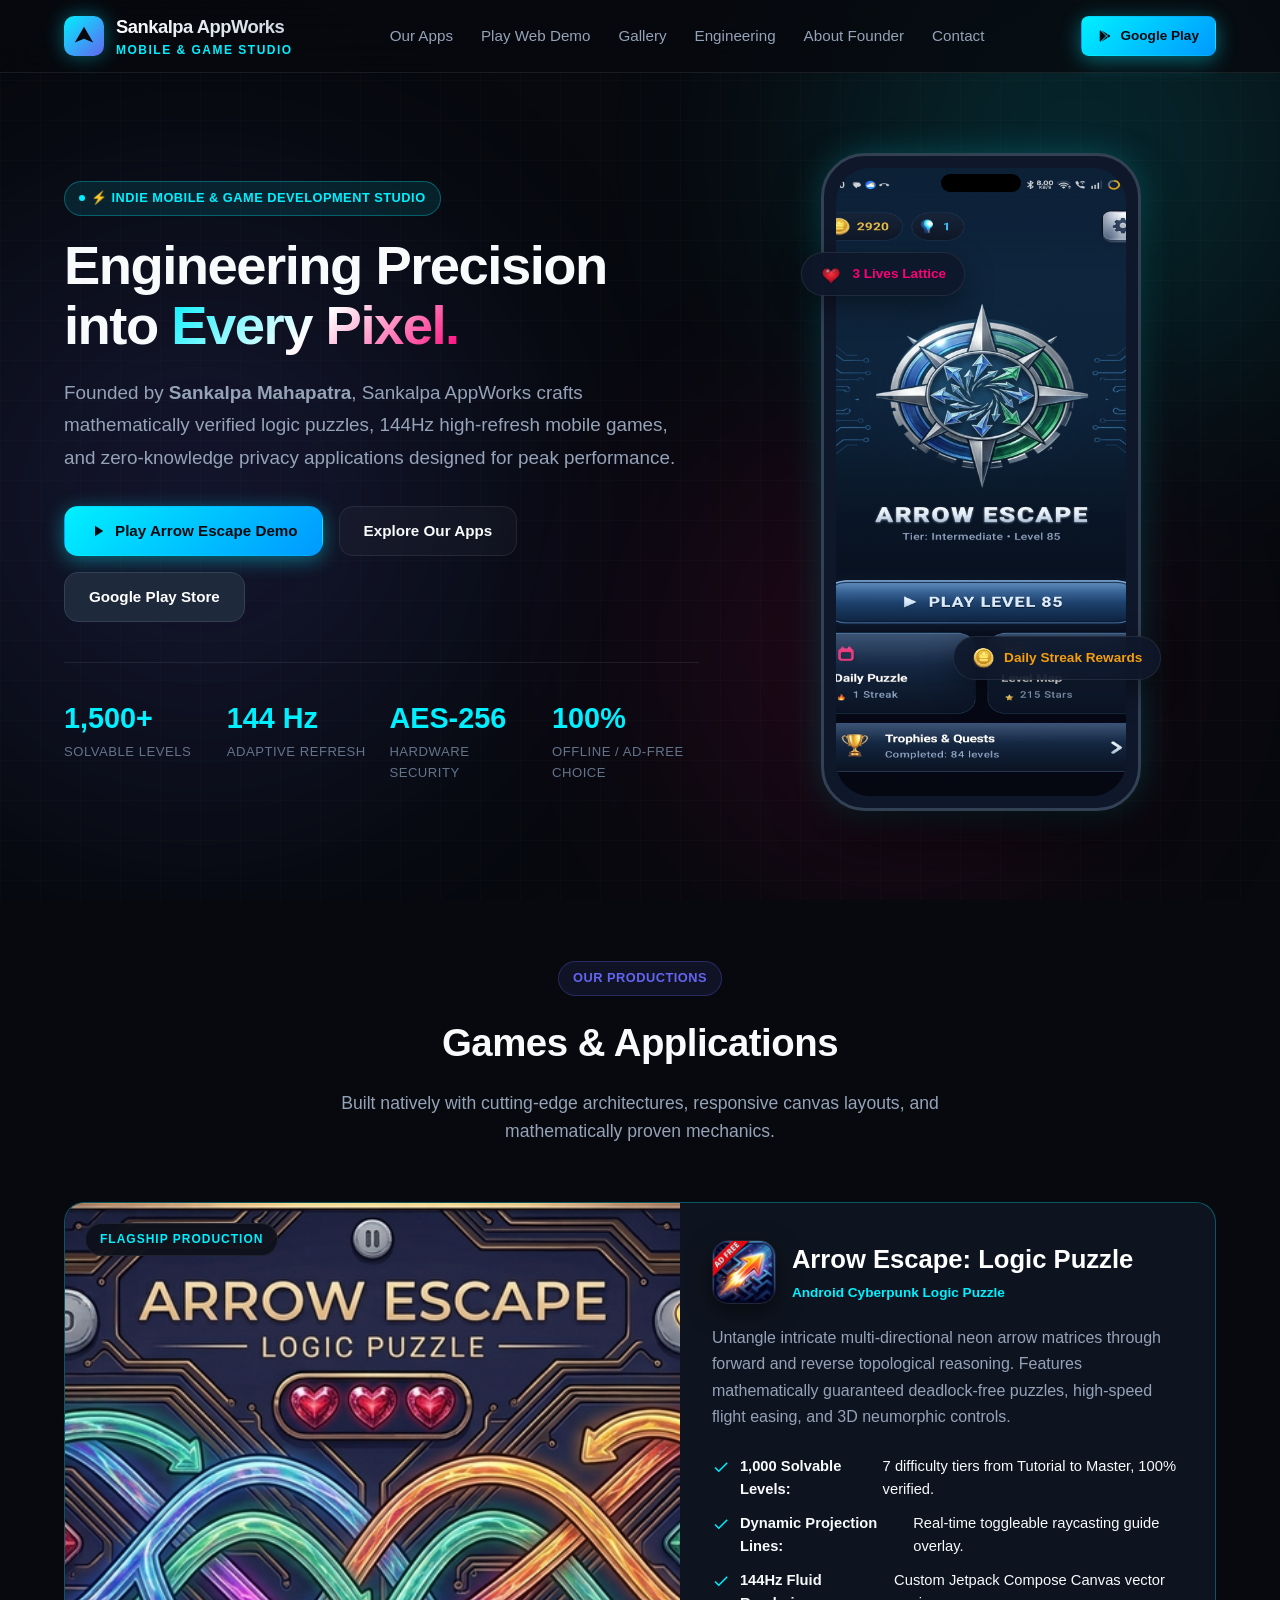
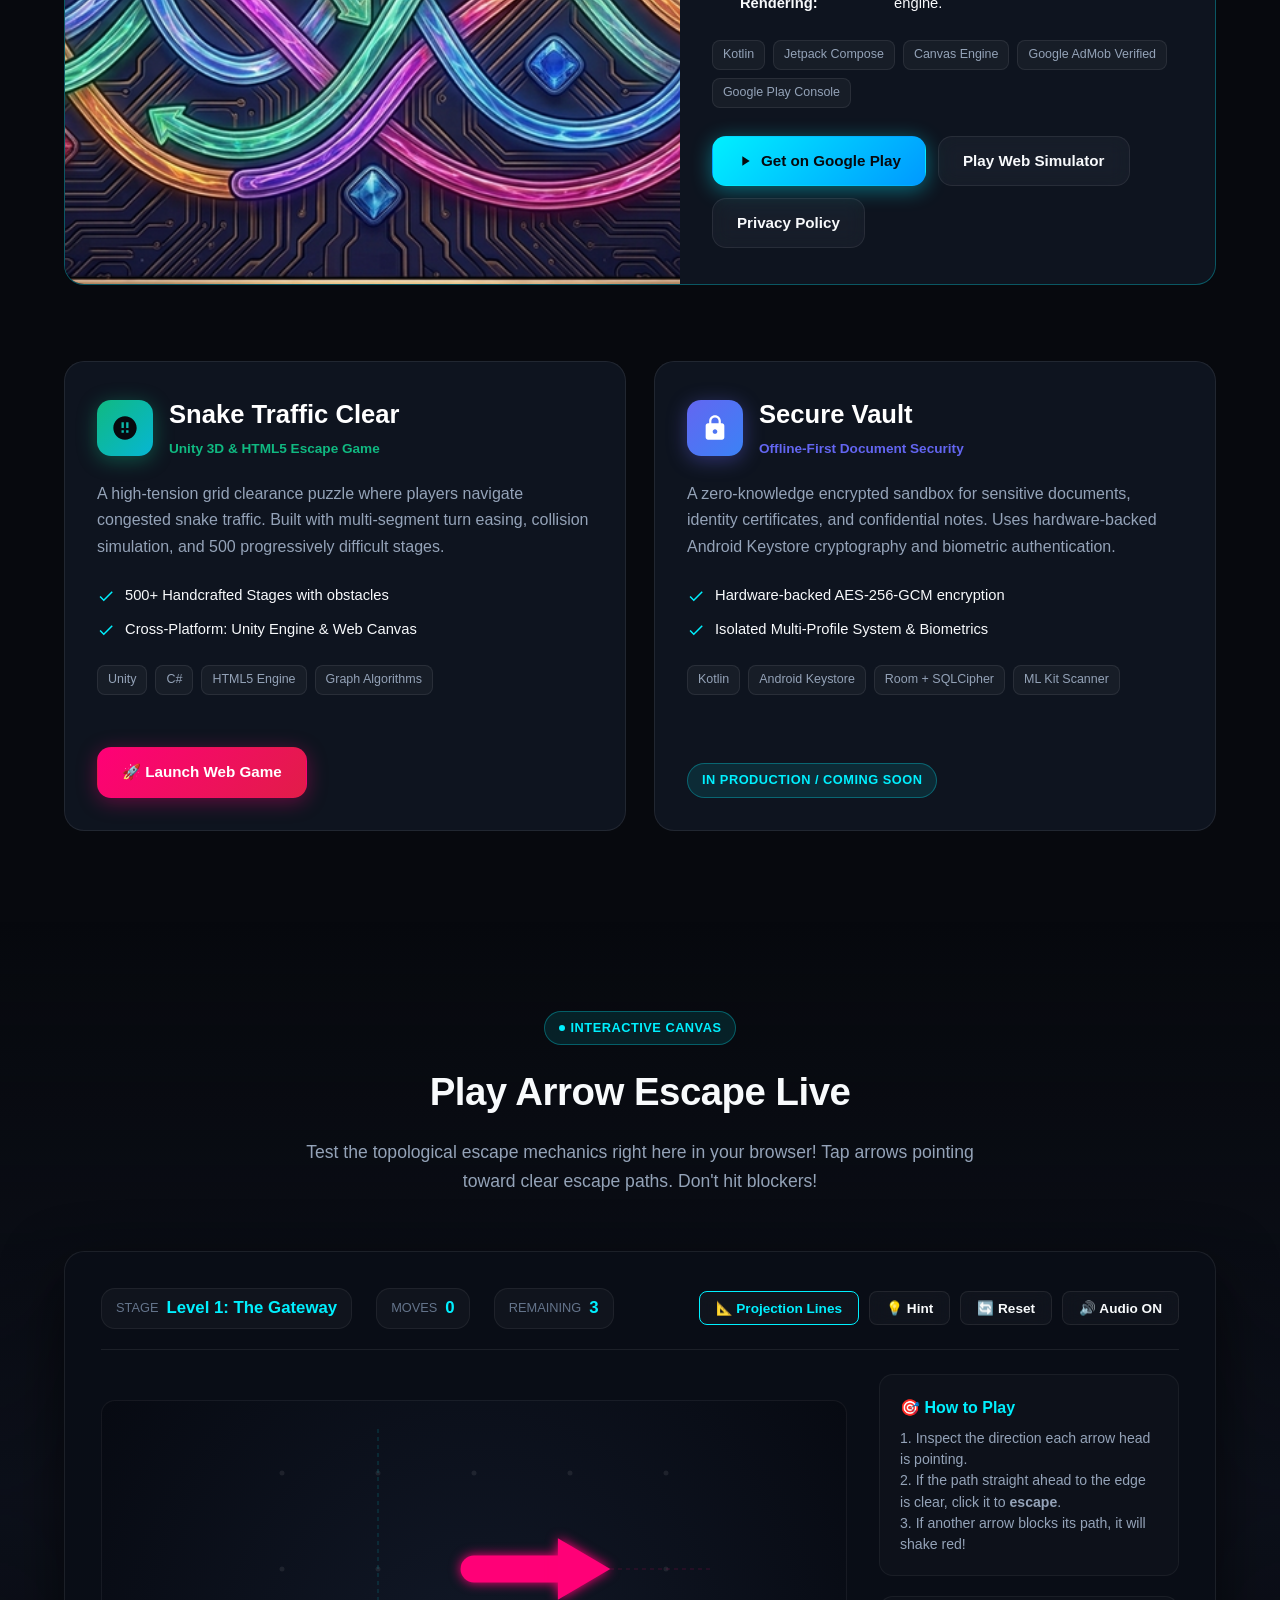
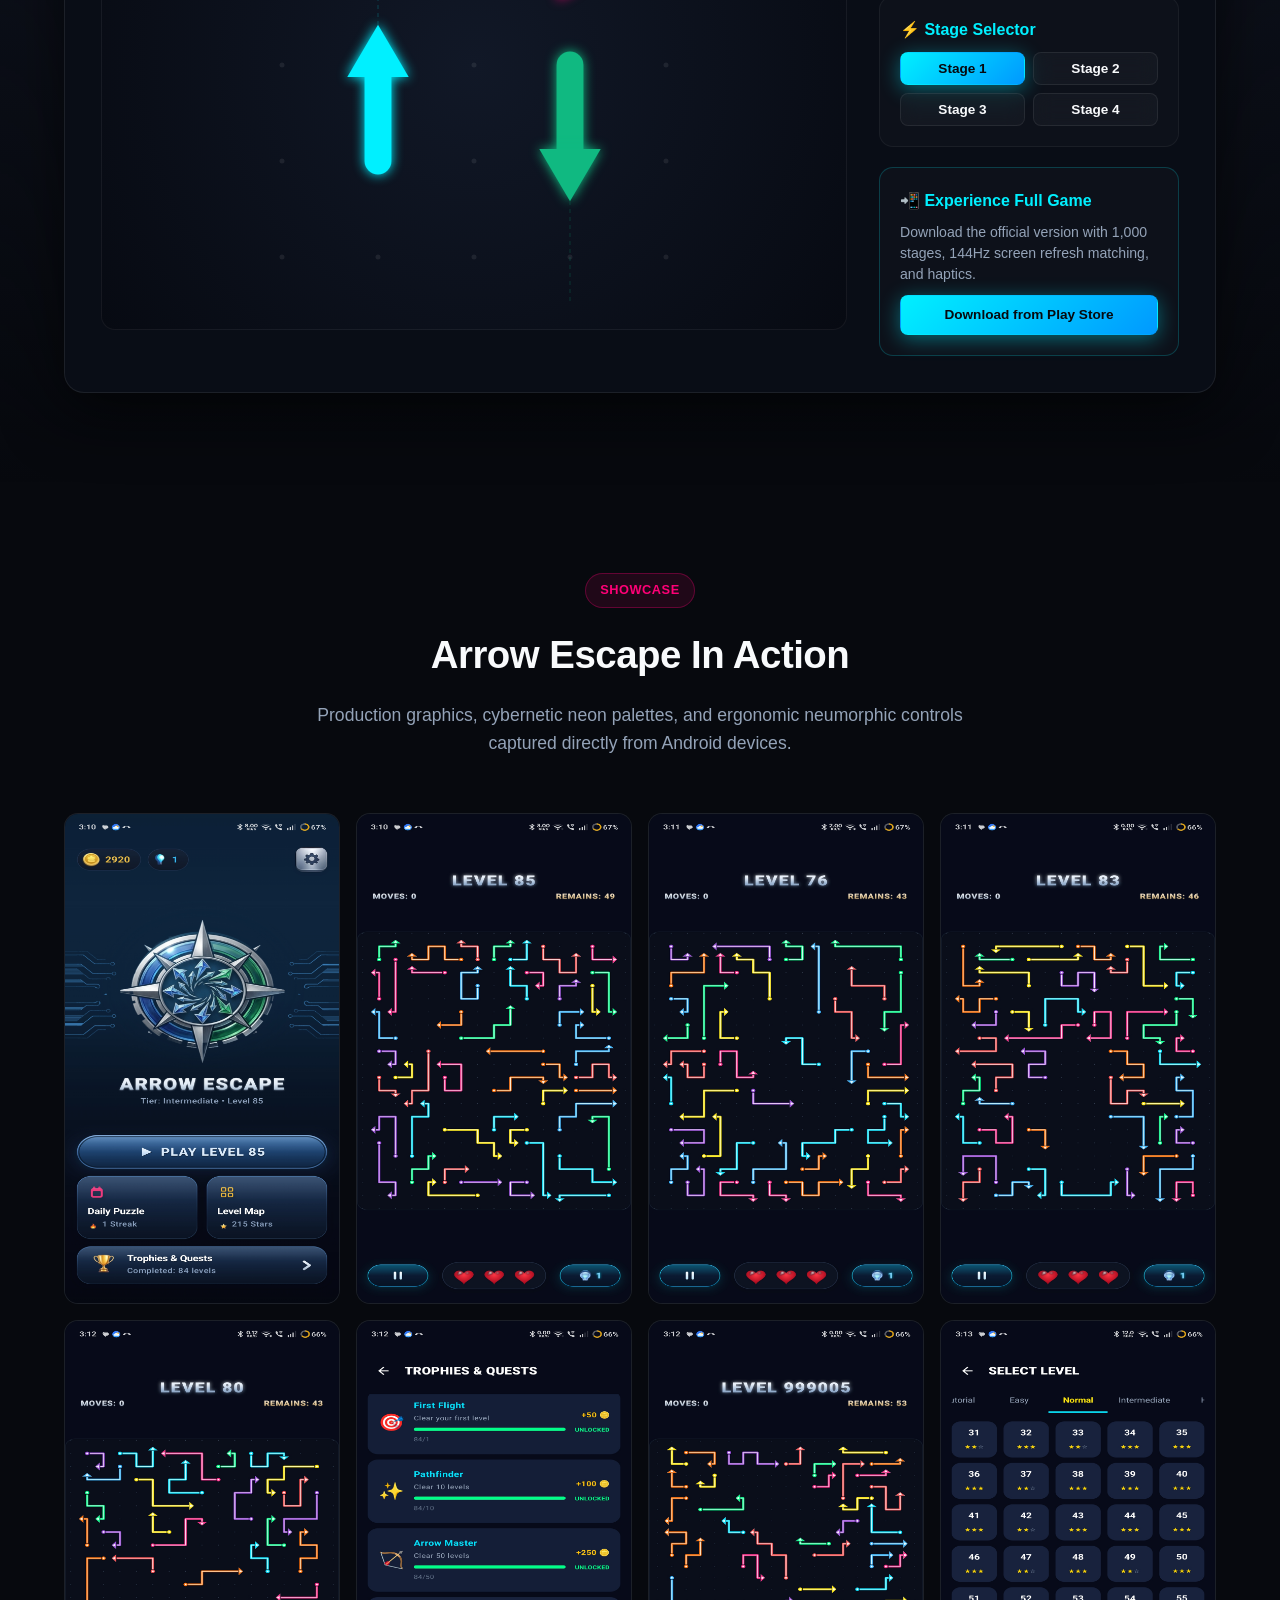
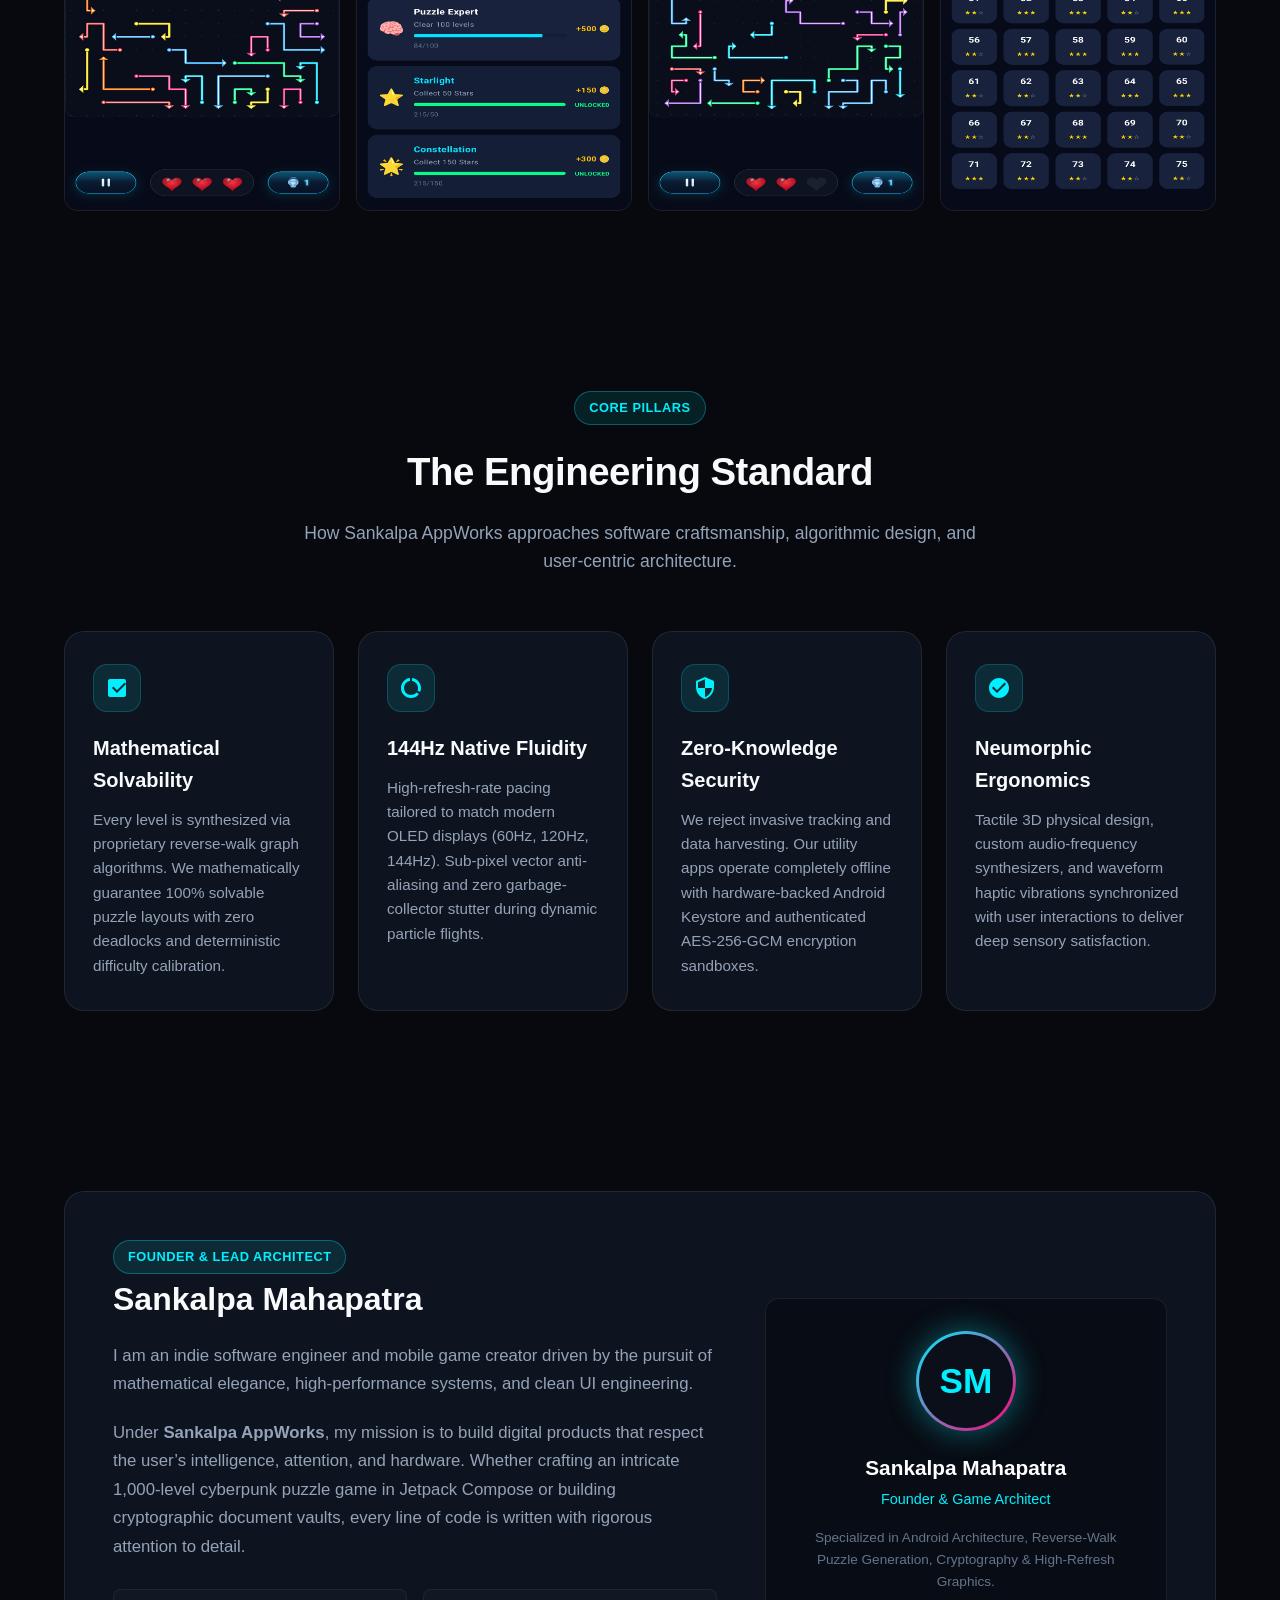
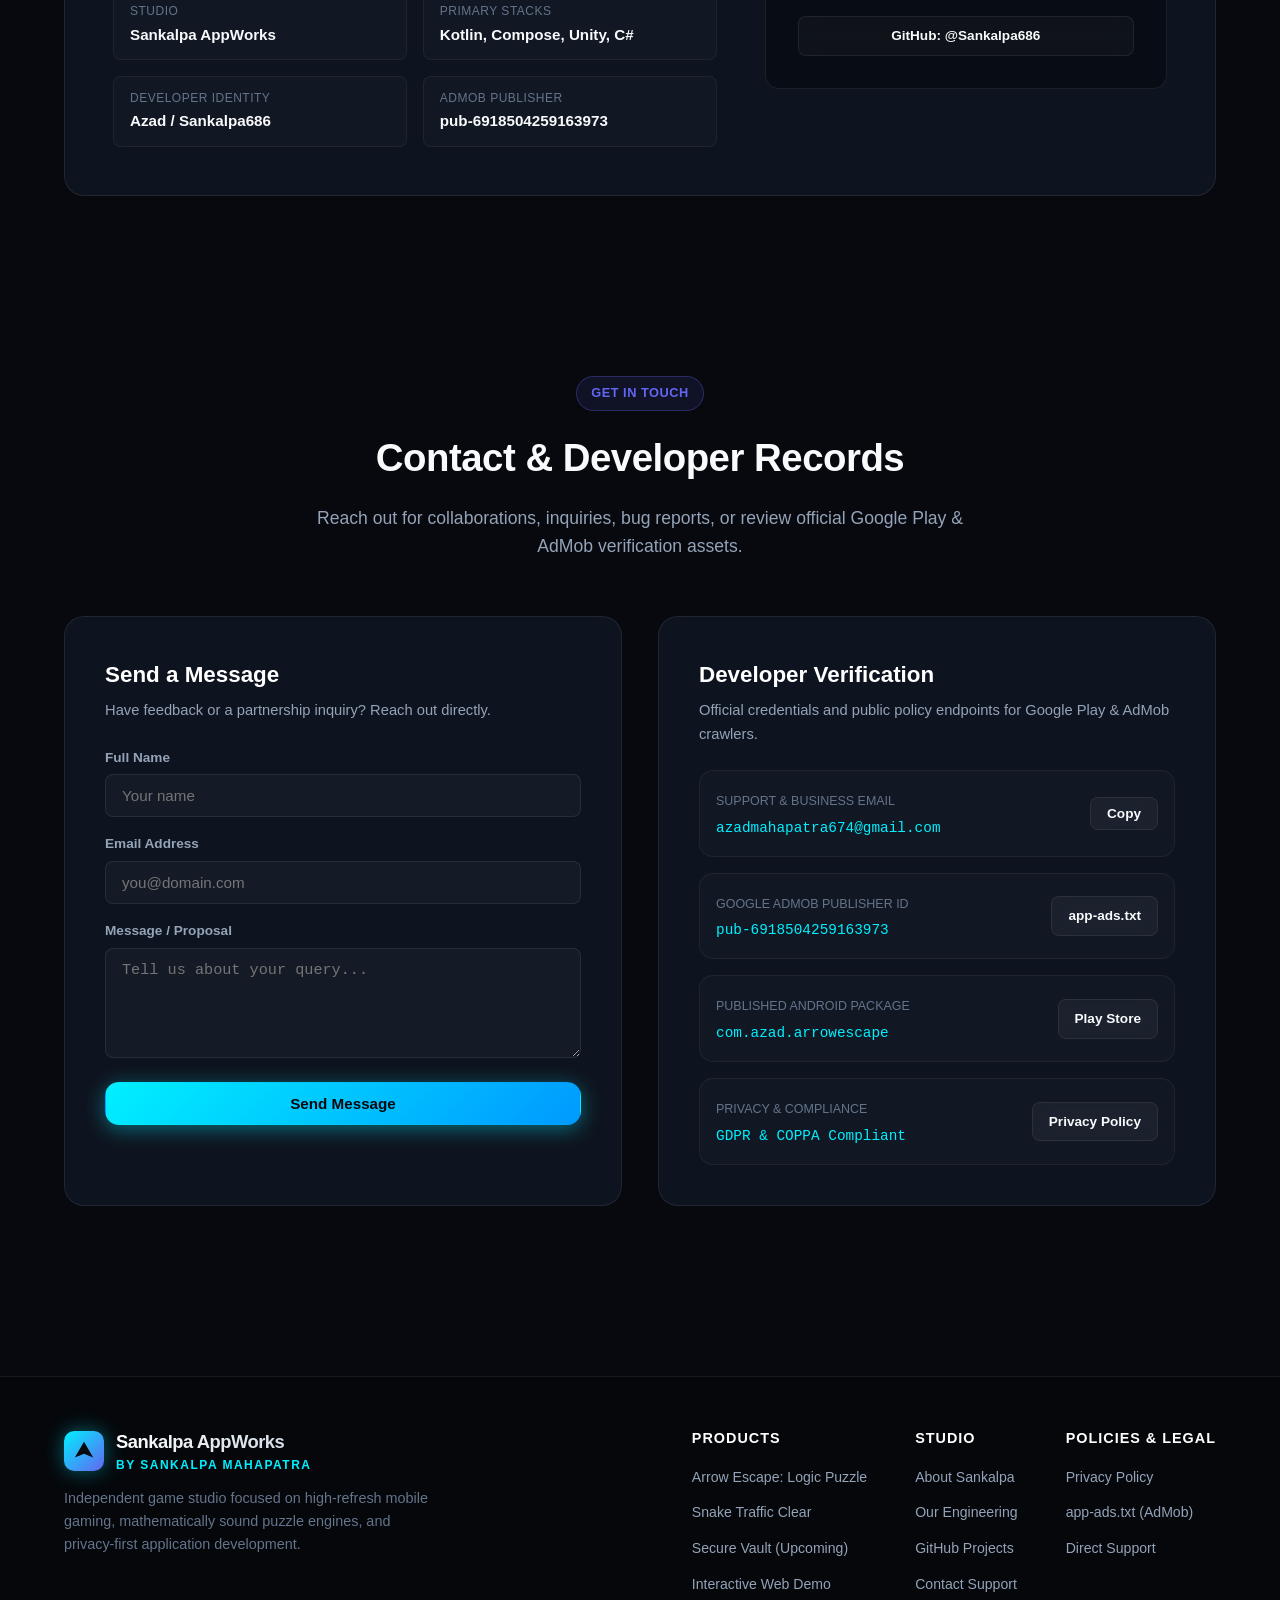
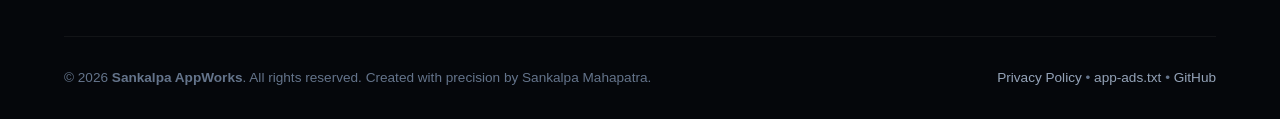
<file: index.html>
<!DOCTYPE html>
<html lang="en">
<head>
    <meta charset="UTF-8">
    <meta name="viewport" content="width=device-width, initial-scale=1.0">
    <title>Sankalpa AppWorks | Mobile & Indie Game Studio by Sankalpa Mahapatra</title>
    <meta name="description" content="Official website of Sankalpa AppWorks, an independent mobile application and game studio founded by Sankalpa Mahapatra. Creators of Arrow Escape: Logic Puzzle, Snake Traffic Clear, and Secure Vault.">
    <meta name="keywords" content="Sankalpa AppWorks, Sankalpa Mahapatra, Azad, Arrow Escape, Logic Puzzle, Snake Traffic Clear, Secure Vault, Android Game Developer, Kotlin, Jetpack Compose, Unity 3D">
    <meta name="author" content="Sankalpa Mahapatra">
    
    <!-- OpenGraph Metadata -->
    <meta property="og:title" content="Sankalpa AppWorks | Mobile & Indie Game Studio">
    <meta property="og:description" content="Engineering precision into every pixel. Discover mathematically verified logic puzzles and zero-knowledge Android applications.">
    <meta property="og:image" content="assets/img/arrow_escape_banner.png">
    <meta property="og:type" content="website">

    <!-- Favicon -->
    <link rel="icon" type="image/png" href="assets/img/arrow_escape_icon.png">
    
    <!-- Google Search Console Verification -->
    <meta name="google-site-verification" content="nx_JzYZgQ_lsp5g8VQur2RaVH_0CFWei98i-Zu6GcVs" />

    <!-- Stylesheet -->
    <link rel="stylesheet" href="assets/css/main.css">
</head>
<body>

    <!-- Background Orbs & Ambient Mesh -->
    <div class="bg-ambient">
        <div class="ambient-orb orb-1"></div>
        <div class="ambient-orb orb-2"></div>
        <div class="ambient-orb orb-3"></div>
        <div class="grid-overlay"></div>
    </div>

    <!-- Navigation Bar -->
    <header class="navbar">
        <div class="container navbar-inner">
            <a href="#hero" class="brand">
                <div class="brand-logo">
                    <!-- Geometric Arrow / Compass Logo -->
                    <svg viewBox="0 0 24 24">
                        <path d="M12 2L2 19L12 15L22 19L12 2Z"/>
                    </svg>
                </div>
                <div class="brand-text">
                    <h1>Sankalpa AppWorks</h1>
                    <span>Mobile & Game Studio</span>
                </div>
            </a>

            <nav>
                <ul class="nav-links">
                    <li><a href="#apps">Our Apps</a></li>
                    <li><a href="#simulator">Play Web Demo</a></li>
                    <li><a href="#gallery">Gallery</a></li>
                    <li><a href="#philosophy">Engineering</a></li>
                    <li><a href="#about">About Founder</a></li>
                    <li><a href="#contact">Contact</a></li>
                </ul>
            </nav>

            <div class="nav-actions">
                <a href="https://play.google.com/store/apps/details?id=com.azad.arrowescape" target="_blank" rel="noopener" class="btn btn-sm btn-primary">
                    <svg width="14" height="14" viewBox="0 0 24 24" fill="currentColor">
                        <path d="M3,20.5V3.5C3,2.91 3.34,2.39 3.84,2.15L13.69,12L3.84,21.85C3.34,21.6 3,21.09 3,20.5M16.81,15.12L6.05,21.34L14.54,12.85L16.81,15.12M20.16,10.81C20.5,11.08 20.75,11.5 20.75,12C20.75,12.5 20.5,12.92 20.16,13.19L17.89,14.5L15.39,12L17.89,9.5L20.16,10.81M6.05,2.66L16.81,8.88L14.54,11.15L6.05,2.66Z"/>
                    </svg>
                    Google Play
                </a>
                <button class="mobile-menu-toggle" aria-label="Toggle navigation">
                    <svg width="24" height="24" viewBox="0 0 24 24" fill="none" stroke="currentColor" stroke-width="2">
                        <line x1="3" y1="12" x2="21" y2="12"></line>
                        <line x1="3" y1="6" x2="21" y2="6"></line>
                        <line x1="3" y1="18" x2="21" y2="18"></line>
                    </svg>
                </button>
            </div>
        </div>
    </header>

    <!-- Hero Section -->
    <section id="hero" class="hero">
        <div class="container hero-grid">
            <div class="hero-content">
                <div class="badge badge-cyan badge-pulse">
                    ⚡ Indie Mobile & Game Development Studio
                </div>
                
                <h1>
                    Engineering Precision into <span class="gradient-text">Every Pixel.</span>
                </h1>
                
                <p class="hero-subtitle">
                    Founded by <strong>Sankalpa Mahapatra</strong>, Sankalpa AppWorks crafts mathematically verified logic puzzles, 144Hz high-refresh mobile games, and zero-knowledge privacy applications designed for peak performance.
                </p>

                <div class="hero-cta-group">
                    <a href="#simulator" class="btn btn-primary">
                        <svg width="18" height="18" viewBox="0 0 24 24" fill="currentColor">
                            <path d="M8 5v14l11-7z"/>
                        </svg>
                        Play Arrow Escape Demo
                    </a>
                    <a href="#apps" class="btn btn-outline">
                        Explore Our Apps
                    </a>
                    <a href="https://play.google.com/store/apps/details?id=com.azad.arrowescape" target="_blank" rel="noopener" class="btn btn-playstore">
                        Google Play Store
                    </a>
                </div>

                <div class="hero-stats">
                    <div class="stat-item">
                        <h3>1,500+</h3>
                        <p>Solvable Levels</p>
                    </div>
                    <div class="stat-item">
                        <h3>144 Hz</h3>
                        <p>Adaptive Refresh</p>
                    </div>
                    <div class="stat-item">
                        <h3>AES-256</h3>
                        <p>Hardware Security</p>
                    </div>
                    <div class="stat-item">
                        <h3>100%</h3>
                        <p>Offline / Ad-Free Choice</p>
                    </div>
                </div>
            </div>

            <!-- Hero Phone Showcase -->
            <div class="hero-visual">
                <div class="phone-mockup-wrapper">
                    <!-- Floating Pill Badges -->
                    <div class="floating-pill pill-left">
                        <img src="assets/img/heart_3d.png" alt="3D Heart" width="22" height="22">
                        <span style="font-size: 0.85rem; font-weight: 700; color: #ff0077;">3 Lives Lattice</span>
                    </div>

                    <div class="floating-pill pill-right">
                        <img src="assets/img/coin_3d.png" alt="Coins" width="22" height="22">
                        <span style="font-size: 0.85rem; font-weight: 700; color: #f59e0b;">Daily Streak Rewards</span>
                    </div>

                    <!-- Phone Frame -->
                    <div class="phone-frame">
                        <div class="phone-notch"></div>
                        <div class="phone-screen">
                            <img src="assets/img/screenshot_mobile_1.png" alt="Arrow Escape Gameplay" loading="lazy">
                        </div>
                    </div>
                </div>
            </div>
        </div>
    </section>

    <!-- Featured Apps Section -->
    <section id="apps" class="section">
        <div class="container">
            <div class="section-header">
                <span class="badge badge-violet">Our Productions</span>
                <h2 class="section-title">Games & Applications</h2>
                <p class="section-description">
                    Built natively with cutting-edge architectures, responsive canvas layouts, and mathematically proven mechanics.
                </p>
            </div>

            <div class="apps-grid">
                <!-- Flagship App: Arrow Escape -->
                <article class="app-card app-card-featured">
                    <div class="app-card-grid">
                        <div class="app-card-media">
                            <span class="media-overlay-badge">FLAGSHIP PRODUCTION</span>
                            <img src="assets/img/arrow_escape_banner.png" alt="Arrow Escape Banner" class="banner-img">
                        </div>

                        <div class="app-card-content">
                            <div class="app-header">
                                <img src="assets/img/arrow_escape_icon.png" alt="Arrow Escape Icon" class="app-icon">
                                <div class="app-title-group">
                                    <h3>Arrow Escape: Logic Puzzle</h3>
                                    <span class="app-category">Android Cyberpunk Logic Puzzle</span>
                                </div>
                            </div>

                            <p class="app-description">
                                Untangle intricate multi-directional neon arrow matrices through forward and reverse topological reasoning. Features mathematically guaranteed deadlock-free puzzles, high-speed flight easing, and 3D neumorphic controls.
                            </p>

                            <ul class="app-highlights">
                                <li>
                                    <svg viewBox="0 0 24 24"><path d="M9 16.17L4.83 12l-1.42 1.41L9 19 21 7l-1.41-1.41z"/></svg>
                                    <strong>1,000 Solvable Levels:</strong> 7 difficulty tiers from Tutorial to Master, 100% verified.
                                </li>
                                <li>
                                    <svg viewBox="0 0 24 24"><path d="M9 16.17L4.83 12l-1.42 1.41L9 19 21 7l-1.41-1.41z"/></svg>
                                    <strong>Dynamic Projection Lines:</strong> Real-time toggleable raycasting guide overlay.
                                </li>
                                <li>
                                    <svg viewBox="0 0 24 24"><path d="M9 16.17L4.83 12l-1.42 1.41L9 19 21 7l-1.41-1.41z"/></svg>
                                    <strong>144Hz Fluid Rendering:</strong> Custom Jetpack Compose Canvas vector engine.
                                </li>
                            </ul>

                            <div class="tech-tags">
                                <span class="tech-tag">Kotlin</span>
                                <span class="tech-tag">Jetpack Compose</span>
                                <span class="tech-tag">Canvas Engine</span>
                                <span class="tech-tag">Google AdMob Verified</span>
                                <span class="tech-tag">Google Play Console</span>
                            </div>

                            <div class="app-actions">
                                <a href="https://play.google.com/store/apps/details?id=com.azad.arrowescape" target="_blank" rel="noopener" class="btn btn-primary">
                                    <svg width="16" height="16" viewBox="0 0 24 24" fill="currentColor">
                                        <path d="M8 5v14l11-7z"/>
                                    </svg>
                                    Get on Google Play
                                </a>
                                <a href="#simulator" class="btn btn-outline">
                                    Play Web Simulator
                                </a>
                                <a href="privacy-policy.html" class="btn btn-outline">
                                    Privacy Policy
                                </a>
                            </div>
                        </div>
                    </div>
                </article>

                <!-- Secondary Apps Grid -->
                <div class="secondary-apps-grid">
                    <!-- App 2: Snake Traffic Clear -->
                    <article class="app-mini-card">
                        <div>
                            <div class="app-header">
                                <div style="width: 56px; height: 56px; border-radius: 14px; background: linear-gradient(135deg, #10b981, #06b6d4); display: flex; align-items: center; justify-content: center; box-shadow: 0 4px 20px rgba(16, 185, 129, 0.4);">
                                    <svg width="28" height="28" viewBox="0 0 24 24" fill="#07090e">
                                        <path d="M12 2C6.48 2 2 6.48 2 12s4.48 10 10 10 10-4.48 10-10S17.52 2 12 2zm-1 14H9v-2h2v2zm0-4H9V7h2v5zm4 4h-2v-2h2v2zm0-4h-2V7h2v5z"/>
                                    </svg>
                                </div>
                                <div class="app-title-group">
                                    <h3>Snake Traffic Clear</h3>
                                    <span class="app-category" style="color: var(--accent-emerald);">Unity 3D & HTML5 Escape Game</span>
                                </div>
                            </div>

                            <p class="app-description">
                                A high-tension grid clearance puzzle where players navigate congested snake traffic. Built with multi-segment turn easing, collision simulation, and 500 progressively difficult stages.
                            </p>

                            <ul class="app-highlights">
                                <li>
                                    <svg viewBox="0 0 24 24"><path d="M9 16.17L4.83 12l-1.42 1.41L9 19 21 7l-1.41-1.41z"/></svg>
                                    500+ Handcrafted Stages with obstacles
                                </li>
                                <li>
                                    <svg viewBox="0 0 24 24"><path d="M9 16.17L4.83 12l-1.42 1.41L9 19 21 7l-1.41-1.41z"/></svg>
                                    Cross-Platform: Unity Engine & Web Canvas
                                </li>
                            </ul>

                            <div class="tech-tags">
                                <span class="tech-tag">Unity</span>
                                <span class="tech-tag">C#</span>
                                <span class="tech-tag">HTML5 Engine</span>
                                <span class="tech-tag">Graph Algorithms</span>
                            </div>
                        </div>

                        <div class="app-actions" style="margin-top: 24px;">
                            <a href="demos/snake/index.html" target="_blank" class="btn btn-glow-pink">
                                🚀 Launch Web Game
                            </a>
                        </div>
                    </article>

                    <!-- App 3: Secure Vault -->
                    <article class="app-mini-card">
                        <div>
                            <div class="app-header">
                                <div style="width: 56px; height: 56px; border-radius: 14px; background: linear-gradient(135deg, #6366f1, #3b82f6); display: flex; align-items: center; justify-content: center; box-shadow: 0 4px 20px rgba(99, 102, 241, 0.4);">
                                    <svg width="28" height="28" viewBox="0 0 24 24" fill="#ffffff">
                                        <path d="M18 8h-1V6c0-2.76-2.24-5-5-5S7 3.24 7 6v2H6c-1.1 0-2 .9-2 2v10c0 1.1.9 2 2 2h12c1.1 0 2-.9 2-2V10c0-1.1-.9-2-2-2zm-6 9c-1.1 0-2-.9-2-2s.9-2 2-2 2 .9 2 2-.9 2-2 2zm3.1-9H8.9V6c0-1.71 1.39-3.1 3.1-3.1 1.71 0 3.1 1.39 3.1 3.1v2z"/>
                                    </svg>
                                </div>
                                <div class="app-title-group">
                                    <h3>Secure Vault</h3>
                                    <span class="app-category" style="color: var(--accent-violet);">Offline-First Document Security</span>
                                </div>
                            </div>

                            <p class="app-description">
                                A zero-knowledge encrypted sandbox for sensitive documents, identity certificates, and confidential notes. Uses hardware-backed Android Keystore cryptography and biometric authentication.
                            </p>

                            <ul class="app-highlights">
                                <li>
                                    <svg viewBox="0 0 24 24"><path d="M9 16.17L4.83 12l-1.42 1.41L9 19 21 7l-1.41-1.41z"/></svg>
                                    Hardware-backed AES-256-GCM encryption
                                </li>
                                <li>
                                    <svg viewBox="0 0 24 24"><path d="M9 16.17L4.83 12l-1.42 1.41L9 19 21 7l-1.41-1.41z"/></svg>
                                    Isolated Multi-Profile System & Biometrics
                                </li>
                            </ul>

                            <div class="tech-tags">
                                <span class="tech-tag">Kotlin</span>
                                <span class="tech-tag">Android Keystore</span>
                                <span class="tech-tag">Room + SQLCipher</span>
                                <span class="tech-tag">ML Kit Scanner</span>
                            </div>
                        </div>

                        <div class="app-actions" style="margin-top: 24px;">
                            <span class="badge badge-cyan">In Production / Coming Soon</span>
                        </div>
                    </article>
                </div>
            </div>
        </div>
    </section>

    <!-- Interactive Simulator Section -->
    <section id="simulator" class="section simulator-section">
        <div class="container">
            <div class="section-header">
                <span class="badge badge-cyan badge-pulse">Interactive Canvas</span>
                <h2 class="section-title">Play Arrow Escape Live</h2>
                <p class="section-description">
                    Test the topological escape mechanics right here in your browser! Tap arrows pointing toward clear escape paths. Don't hit blockers!
                </p>
            </div>

            <div class="simulator-container">
                <div class="simulator-topbar">
                    <div class="simulator-stats">
                        <div class="sim-stat-box">
                            <span class="sim-stat-label">Stage</span>
                            <span id="simLevelTitle" class="sim-stat-val">Level 1</span>
                        </div>
                        <div class="sim-stat-box">
                            <span class="sim-stat-label">Moves</span>
                            <span id="simMovesCount" class="sim-stat-val">0</span>
                        </div>
                        <div class="sim-stat-box">
                            <span class="sim-stat-label">Remaining</span>
                            <span id="simRemainingCount" class="sim-stat-val">3</span>
                        </div>
                    </div>

                    <div class="simulator-controls">
                        <button id="btnSimProjection" class="btn btn-sm btn-outline" style="color: var(--accent-cyan); border-color: var(--accent-cyan);" title="Toggle dynamic projection lines">
                            📐 Projection Lines
                        </button>
                        <button id="btnSimHint" class="btn btn-sm btn-outline" title="Get a hint for the next solvable arrow">
                            💡 Hint
                        </button>
                        <button id="btnSimReset" class="btn btn-sm btn-outline" title="Reset current level">
                            🔄 Reset
                        </button>
                        <button id="btnSimSound" class="btn btn-sm btn-outline" title="Toggle audio effects">
                            🔊 Audio ON
                        </button>
                    </div>
                </div>

                <div class="simulator-body">
                    <div class="canvas-wrapper">
                        <canvas id="arrowCanvas"></canvas>
                        
                        <!-- Level Complete Banner -->
                        <div id="simWinBanner" style="display: none; position: absolute; inset: 0; background: rgba(7, 9, 14, 0.92); backdrop-filter: blur(8px); border-radius: var(--radius-md); flex-direction: column; align-items: center; justify-content: center; gap: 16px; z-index: 20;">
                            <div style="font-size: 3rem;">🎉</div>
                            <h3 style="font-size: 1.8rem; font-weight: 800; color: #fff;">Lattice Cleared!</h3>
                            <p style="color: var(--text-secondary);">Flawless spatial deduction. All arrows escaped successfully.</p>
                            <button id="btnSimWinNext" class="btn btn-primary">
                                Next Puzzle Stage →
                            </button>
                        </div>
                    </div>

                    <div class="simulator-guide">
                        <div class="guide-box">
                            <h4>🎯 How to Play</h4>
                            <p>
                                1. Inspect the direction each arrow head is pointing.<br>
                                2. If the path straight ahead to the edge is clear, click it to <strong>escape</strong>.<br>
                                3. If another arrow blocks its path, it will shake red!
                            </p>
                        </div>

                        <div class="guide-box">
                            <h4>⚡ Stage Selector</h4>
                            <div style="display: grid; grid-template-columns: repeat(2, 1fr); gap: 8px; margin-top: 10px;">
                                <button class="btn btn-sm btn-primary level-btn">Stage 1</button>
                                <button class="btn btn-sm btn-outline level-btn">Stage 2</button>
                                <button class="btn btn-sm btn-outline level-btn">Stage 3</button>
                                <button class="btn btn-sm btn-outline level-btn">Stage 4</button>
                            </div>
                        </div>

                        <div class="guide-box" style="border-color: rgba(0, 240, 255, 0.2);">
                            <h4>📲 Experience Full Game</h4>
                            <p>Download the official version with 1,000 stages, 144Hz screen refresh matching, and haptics.</p>
                            <a href="https://play.google.com/store/apps/details?id=com.azad.arrowescape" target="_blank" rel="noopener" class="btn btn-sm btn-primary" style="margin-top: 10px; width: 100%;">
                                Download from Play Store
                            </a>
                        </div>
                    </div>
                </div>
            </div>
        </div>
    </section>

    <!-- Visual Gallery Section -->
    <section id="gallery" class="section">
        <div class="container">
            <div class="section-header">
                <span class="badge badge-pink">Showcase</span>
                <h2 class="section-title">Arrow Escape In Action</h2>
                <p class="section-description">
                    Production graphics, cybernetic neon palettes, and ergonomic neumorphic controls captured directly from Android devices.
                </p>
            </div>

            <div class="gallery-grid">
                <div class="gallery-item" title="Click to enlarge">
                    <img src="assets/img/screenshot_mobile_1.png" alt="Arrow Escape Gameplay 1" loading="lazy">
                </div>
                <div class="gallery-item" title="Click to enlarge">
                    <img src="assets/img/screenshot_mobile_2.png" alt="Arrow Escape Gameplay 2" loading="lazy">
                </div>
                <div class="gallery-item" title="Click to enlarge">
                    <img src="assets/img/screenshot_mobile_3.png" alt="Arrow Escape Gameplay 3" loading="lazy">
                </div>
                <div class="gallery-item" title="Click to enlarge">
                    <img src="assets/img/screenshot_mobile_4.png" alt="Arrow Escape Gameplay 4" loading="lazy">
                </div>
                <div class="gallery-item" title="Click to enlarge">
                    <img src="assets/img/screenshot_mobile_5.png" alt="Arrow Escape Gameplay 5" loading="lazy">
                </div>
                <div class="gallery-item" title="Click to enlarge">
                    <img src="assets/img/screenshot_mobile_6.png" alt="Arrow Escape Gameplay 6" loading="lazy">
                </div>
                <div class="gallery-item" title="Click to enlarge">
                    <img src="assets/img/screenshot_mobile_7.png" alt="Arrow Escape Gameplay 7" loading="lazy">
                </div>
                <div class="gallery-item" title="Click to enlarge">
                    <img src="assets/img/screenshot_mobile_8.png" alt="Arrow Escape Gameplay 8" loading="lazy">
                </div>
            </div>
        </div>
    </section>

    <!-- Engineering Philosophy Section -->
    <section id="philosophy" class="section">
        <div class="container">
            <div class="section-header">
                <span class="badge badge-cyan">Core Pillars</span>
                <h2 class="section-title">The Engineering Standard</h2>
                <p class="section-description">
                    How Sankalpa AppWorks approaches software craftsmanship, algorithmic design, and user-centric architecture.
                </p>
            </div>

            <div class="pillars-grid">
                <div class="pillar-card">
                    <div class="pillar-icon">
                        <svg width="24" height="24" viewBox="0 0 24 24" fill="currentColor">
                            <path d="M19 3H5c-1.1 0-2 .9-2 2v14c0 1.1.9 2 2 2h14c1.1 0 2-.9 2-2V5c0-1.1-.9-2-2-2zm-7 14l-5-5 1.41-1.41L12 14.17l7.59-7.59L21 8l-9 9z"/>
                        </svg>
                    </div>
                    <h3>Mathematical Solvability</h3>
                    <p>
                        Every level is synthesized via proprietary reverse-walk graph algorithms. We mathematically guarantee 100% solvable puzzle layouts with zero deadlocks and deterministic difficulty calibration.
                    </p>
                </div>

                <div class="pillar-card">
                    <div class="pillar-icon">
                        <svg width="24" height="24" viewBox="0 0 24 24" fill="currentColor">
                            <path d="M13 2.05v3.03c3.39.49 6 3.39 6 6.92 0 .9-.18 1.75-.48 2.54l2.6 1.53c.56-1.24.88-2.62.88-4.07 0-5.18-3.95-9.45-9-9.95zM12 19c-3.87 0-7-3.13-7-7 0-3.53 2.61-6.43 6-6.92V2.05c-5.06.5-9 4.76-9 9.95 0 5.52 4.47 10 9.99 10 3.31 0 6.24-1.61 8.01-4.09l-2.49-1.46C16.14 17.74 14.21 19 12 19z"/>
                        </svg>
                    </div>
                    <h3>144Hz Native Fluidity</h3>
                    <p>
                        High-refresh-rate pacing tailored to match modern OLED displays (60Hz, 120Hz, 144Hz). Sub-pixel vector anti-aliasing and zero garbage-collector stutter during dynamic particle flights.
                    </p>
                </div>

                <div class="pillar-card">
                    <div class="pillar-icon">
                        <svg width="24" height="24" viewBox="0 0 24 24" fill="currentColor">
                            <path d="M12 1L3 5v6c0 5.55 3.84 10.74 9 12 5.16-1.26 9-6.45 9-12V5l-9-4zm0 10.99h7c-.53 4.12-3.28 7.79-7 8.94V12H5V6.3l7-3.11v8.8z"/>
                        </svg>
                    </div>
                    <h3>Zero-Knowledge Security</h3>
                    <p>
                        We reject invasive tracking and data harvesting. Our utility apps operate completely offline with hardware-backed Android Keystore and authenticated AES-256-GCM encryption sandboxes.
                    </p>
                </div>

                <div class="pillar-card">
                    <div class="pillar-icon">
                        <svg width="24" height="24" viewBox="0 0 24 24" fill="currentColor">
                            <path d="M12 2C6.48 2 2 6.48 2 12s4.48 10 10 10 10-4.48 10-10S17.52 2 12 2zm-2 15l-5-5 1.41-1.41L10 14.17l7.59-7.59L19 8l-9 9z"/>
                        </svg>
                    </div>
                    <h3>Neumorphic Ergonomics</h3>
                    <p>
                        Tactile 3D physical design, custom audio-frequency synthesizers, and waveform haptic vibrations synchronized with user interactions to deliver deep sensory satisfaction.
                    </p>
                </div>
            </div>
        </div>
    </section>

    <!-- About Sankalpa Mahapatra Section -->
    <section id="about" class="section">
        <div class="container">
            <div class="about-card">
                <div class="about-text">
                    <span class="badge badge-cyan">Founder & Lead Architect</span>
                    <h3>Sankalpa Mahapatra</h3>
                    <p>
                        I am an indie software engineer and mobile game creator driven by the pursuit of mathematical elegance, high-performance systems, and clean UI engineering.
                    </p>
                    <p>
                        Under <strong>Sankalpa AppWorks</strong>, my mission is to build digital products that respect the user’s intelligence, attention, and hardware. Whether crafting an intricate 1,000-level cyberpunk puzzle game in Jetpack Compose or building cryptographic document vaults, every line of code is written with rigorous attention to detail.
                    </p>

                    <div class="bio-meta">
                        <div class="meta-item">
                            <span>Studio</span>
                            <strong>Sankalpa AppWorks</strong>
                        </div>
                        <div class="meta-item">
                            <span>Primary Stacks</span>
                            <strong>Kotlin, Compose, Unity, C#</strong>
                        </div>
                        <div class="meta-item">
                            <span>Developer Identity</span>
                            <strong>Azad / Sankalpa686</strong>
                        </div>
                        <div class="meta-item">
                            <span>AdMob Publisher</span>
                            <strong>pub-6918504259163973</strong>
                        </div>
                    </div>
                </div>

                <div class="about-side">
                    <div class="avatar-emblem">
                        <div class="avatar-inner">
                            SM
                        </div>
                    </div>
                    <h4 style="font-size: 1.3rem; font-weight: 800; color: #fff;">Sankalpa Mahapatra</h4>
                    <p style="color: var(--accent-cyan); font-size: 0.9rem; margin-top: 4px;">Founder & Game Architect</p>
                    <p style="color: var(--text-muted); font-size: 0.85rem; margin-top: 16px;">
                        Specialized in Android Architecture, Reverse-Walk Puzzle Generation, Cryptography & High-Refresh Graphics.
                    </p>
                    <div style="margin-top: 24px;">
                        <a href="https://github.com/Sankalpa686" target="_blank" rel="noopener" class="btn btn-sm btn-outline" style="width: 100%;">
                            GitHub: @Sankalpa686
                        </a>
                    </div>
                </div>
            </div>
        </div>
    </section>

    <!-- Contact & Verification Section -->
    <section id="contact" class="section">
        <div class="container">
            <div class="section-header">
                <span class="badge badge-violet">Get In Touch</span>
                <h2 class="section-title">Contact & Developer Records</h2>
                <p class="section-description">
                    Reach out for collaborations, inquiries, bug reports, or review official Google Play & AdMob verification assets.
                </p>
            </div>

            <div class="contact-grid">
                <!-- Inquiry Form -->
                <div class="contact-card">
                    <h3 style="font-size: 1.4rem; font-weight: 700; color: #fff;">Send a Message</h3>
                    <p style="color: var(--text-secondary); font-size: 0.92rem; margin-top: 6px;">
                        Have feedback or a partnership inquiry? Reach out directly.
                    </p>

                    <form id="contactForm" class="contact-form">
                        <div class="form-group">
                            <label for="formName">Full Name</label>
                            <input type="text" id="formName" class="form-input" placeholder="Your name" required>
                        </div>
                        <div class="form-group">
                            <label for="formEmail">Email Address</label>
                            <input type="email" id="formEmail" class="form-input" placeholder="you@domain.com" required>
                        </div>
                        <div class="form-group">
                            <label for="formMessage">Message / Proposal</label>
                            <textarea id="formMessage" class="form-textarea" placeholder="Tell us about your query..." required></textarea>
                        </div>

                        <button type="submit" class="btn btn-primary" style="margin-top: 8px;">
                            Send Message
                        </button>
                        <p id="formFeedback" style="display: none; font-size: 0.88rem; margin-top: 8px;"></p>
                    </form>
                </div>

                <!-- Official Developer Verification Records -->
                <div class="verification-card">
                    <h3 style="font-size: 1.4rem; font-weight: 700; color: #fff;">Developer Verification</h3>
                    <p style="color: var(--text-secondary); font-size: 0.92rem; margin-top: 6px;">
                        Official credentials and public policy endpoints for Google Play & AdMob crawlers.
                    </p>

                    <div class="verification-list">
                        <div class="verification-item">
                            <div class="verification-item-info">
                                <span>Support & Business Email</span>
                                <code>azadmahapatra674@gmail.com</code>
                            </div>
                            <button id="copyEmailBtn" class="btn btn-sm btn-outline">Copy</button>
                        </div>

                        <div class="verification-item">
                            <div class="verification-item-info">
                                <span>Google AdMob Publisher ID</span>
                                <code>pub-6918504259163973</code>
                            </div>
                            <a href="app-ads.txt" class="btn btn-sm btn-outline" target="_blank">app-ads.txt</a>
                        </div>

                        <div class="verification-item">
                            <div class="verification-item-info">
                                <span>Published Android Package</span>
                                <code>com.azad.arrowescape</code>
                            </div>
                            <a href="https://play.google.com/store/apps/details?id=com.azad.arrowescape" class="btn btn-sm btn-outline" target="_blank">Play Store</a>
                        </div>

                        <div class="verification-item">
                            <div class="verification-item-info">
                                <span>Privacy & Compliance</span>
                                <code>GDPR & COPPA Compliant</code>
                            </div>
                            <a href="privacy-policy.html" class="btn btn-sm btn-outline">Privacy Policy</a>
                        </div>
                    </div>
                </div>
            </div>
        </div>
    </section>

    <!-- Screenshot Modal Lightbox -->
    <div id="imageModal" class="modal-overlay">
        <div class="modal-content">
            <button class="modal-close" aria-label="Close modal">&times;</button>
            <img id="modalImage" src="data:image/svg+xml,%3Csvg xmlns='http://www.w3.org/2000/svg' viewBox='0 0 1 1'%3E%3C/svg%3E" alt="Enlarged screenshot">
        </div>
    </div>

    <!-- Footer -->
    <footer>
        <div class="container">
            <div class="footer-top">
                <div class="footer-brand">
                    <div class="brand">
                        <div class="brand-logo">
                            <svg viewBox="0 0 24 24"><path d="M12 2L2 19L12 15L22 19L12 2Z"/></svg>
                        </div>
                        <div class="brand-text">
                            <h1>Sankalpa AppWorks</h1>
                            <span>By Sankalpa Mahapatra</span>
                        </div>
                    </div>
                    <p>
                        Independent game studio focused on high-refresh mobile gaming, mathematically sound puzzle engines, and privacy-first application development.
                    </p>
                </div>

                <div class="footer-links">
                    <div class="footer-col">
                        <h4>Products</h4>
                        <ul>
                            <li><a href="https://play.google.com/store/apps/details?id=com.azad.arrowescape" target="_blank">Arrow Escape: Logic Puzzle</a></li>
                            <li><a href="demos/snake/index.html" target="_blank">Snake Traffic Clear</a></li>
                            <li><a href="#apps">Secure Vault (Upcoming)</a></li>
                            <li><a href="#simulator">Interactive Web Demo</a></li>
                        </ul>
                    </div>

                    <div class="footer-col">
                        <h4>Studio</h4>
                        <ul>
                            <li><a href="#about">About Sankalpa</a></li>
                            <li><a href="#philosophy">Our Engineering</a></li>
                            <li><a href="https://github.com/Sankalpa686" target="_blank">GitHub Projects</a></li>
                            <li><a href="#contact">Contact Support</a></li>
                        </ul>
                    </div>

                    <div class="footer-col">
                        <h4>Policies & Legal</h4>
                        <ul>
                            <li><a href="privacy-policy.html">Privacy Policy</a></li>
                            <li><a href="app-ads.txt" target="_blank">app-ads.txt (AdMob)</a></li>
                            <li><a href="mailto:azadmahapatra674@gmail.com">Direct Support</a></li>
                        </ul>
                    </div>
                </div>
            </div>

            <div class="footer-bottom">
                <p>&copy; 2026 <strong>Sankalpa AppWorks</strong>. All rights reserved. Created with precision by Sankalpa Mahapatra.</p>
                <div>
                    <a href="privacy-policy.html">Privacy Policy</a> • 
                    <a href="app-ads.txt">app-ads.txt</a> • 
                    <a href="https://github.com/Sankalpa686" target="_blank">GitHub</a>
                </div>
            </div>
        </div>
    </footer>

    <!-- Scripts -->
    <script src="assets/js/arrow-game.js"></script>
    <script src="assets/js/main.js"></script>
</body>
</html>
</file>
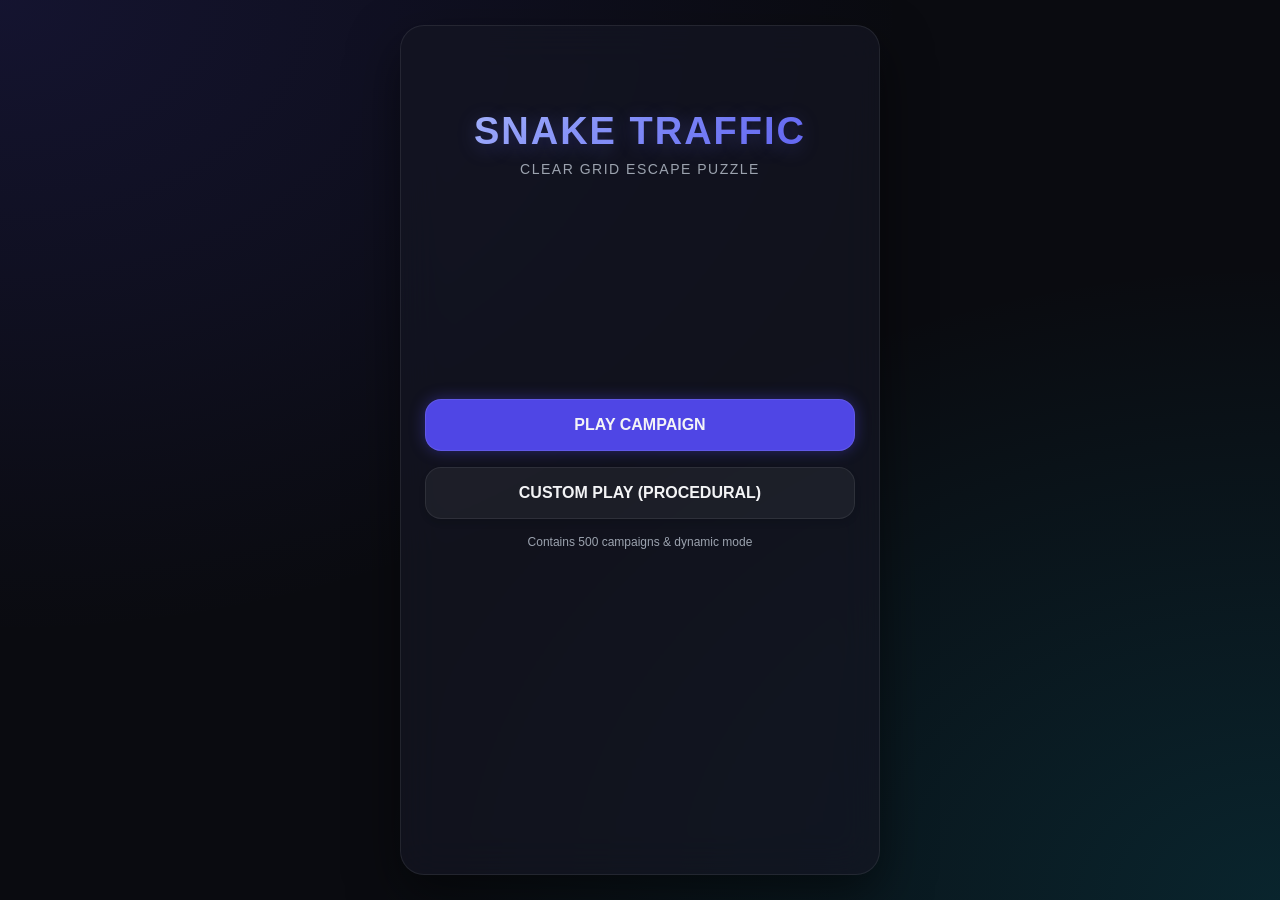
<file: demos/snake/index.html>
<!DOCTYPE html>
<html lang="en">
<head>
    <meta charset="UTF-8">
    <meta name="viewport" content="width=device-width, initial-scale=1.0">
    <title>Snake Traffic Clear - Escape Puzzle</title>
    <style>
        :root {
            --bg-primary: #0a0b10;
            --bg-card: rgba(20, 22, 35, 0.7);
            --primary: #4f46e5;
            --primary-glow: rgba(79, 70, 229, 0.4);
            --text-main: #f3f4f6;
            --text-muted: #9ca3af;
            --neon-green: #10b981;
            --neon-red: #ef4444;
            --neon-blue: #06b6d4;
            --neon-orange: #f59e0b;
            --neon-purple: #8b5cf6;
            --neon-pink: #ec4899;
            --border-color: rgba(255, 255, 255, 0.08);
            --grid-line: rgba(255, 255, 255, 0.05);
        }

        * {
            box-sizing: border-box;
            margin: 0;
            padding: 0;
            font-family: 'Outfit', 'Segoe UI', Tahoma, Geneva, Verdana, sans-serif;
            user-select: none;
            -webkit-user-select: none;
        }

        body {
            background-color: var(--bg-primary);
            background-image: 
                radial-gradient(at 0% 0%, rgba(79, 70, 229, 0.15) 0px, transparent 50%),
                radial-gradient(at 100% 100%, rgba(6, 182, 212, 0.15) 0px, transparent 50%);
            color: var(--text-main);
            min-height: 100vh;
            display: flex;
            justify-content: center;
            align-items: center;
            overflow: hidden;
        }

        /* Container & Glassmorphism Card */
        #game-container {
            width: 100%;
            max-width: 480px;
            height: 95vh;
            max-height: 850px;
            background: var(--bg-card);
            backdrop-filter: blur(20px);
            -webkit-backdrop-filter: blur(20px);
            border: 1px solid var(--border-color);
            border-radius: 24px;
            box-shadow: 0 20px 50px rgba(0, 0, 0, 0.5);
            display: flex;
            flex-direction: column;
            position: relative;
            overflow: hidden;
        }

        /* Screens Layout */
        .screen {
            position: absolute;
            top: 0;
            left: 0;
            width: 100%;
            height: 100%;
            display: flex;
            flex-direction: column;
            padding: 24px;
            transition: transform 0.4s cubic-bezier(0.16, 1, 0.3, 1), opacity 0.4s ease;
            opacity: 0;
            pointer-events: none;
            transform: translateX(100%);
        }

        .screen.active {
            opacity: 1;
            pointer-events: auto;
            transform: translateX(0);
        }

        .screen.exit {
            opacity: 0;
            pointer-events: none;
            transform: translateX(-100%);
        }

        /* 1. Main Menu Screen */
        #menu-screen {
            justify-content: space-between;
            align-items: center;
            text-align: center;
            transform: translateX(0); /* Default active */
        }

        .logo-area {
            margin-top: 60px;
        }

        .logo-title {
            font-size: 38px;
            font-weight: 800;
            background: linear-gradient(135deg, #a5b4fc 0%, #818cf8 50%, #6366f1 100%);
            -webkit-background-clip: text;
            -webkit-text-fill-color: transparent;
            text-transform: uppercase;
            letter-spacing: 2px;
            text-shadow: 0 4px 20px rgba(99, 102, 241, 0.3);
        }

        .logo-subtitle {
            font-size: 14px;
            color: var(--text-muted);
            margin-top: 8px;
            letter-spacing: 1.5px;
        }

        .menu-buttons {
            width: 100%;
            display: flex;
            flex-direction: column;
            gap: 16px;
            margin-bottom: 80px;
        }

        .btn {
            background: rgba(255, 255, 255, 0.05);
            border: 1px solid var(--border-color);
            color: var(--text-main);
            padding: 16px 28px;
            border-radius: 16px;
            font-size: 16px;
            font-weight: 600;
            cursor: pointer;
            transition: all 0.2s ease;
            box-shadow: 0 4px 6px rgba(0, 0, 0, 0.1);
        }

        .btn:hover {
            background: rgba(255, 255, 255, 0.1);
            border-color: rgba(255, 255, 255, 0.2);
            transform: translateY(-2px);
        }

        .btn-primary {
            background: var(--primary);
            border: 1px solid rgba(255, 255, 255, 0.1);
            box-shadow: 0 0 15px var(--primary-glow);
        }

        .btn-primary:hover {
            background: #4338ca;
            box-shadow: 0 0 25px var(--primary-glow);
        }

        /* 2. Level Select Screen */
        #level-screen {
            display: flex;
            flex-direction: column;
        }

        .header-bar {
            display: flex;
            justify-content: space-between;
            align-items: center;
            margin-bottom: 20px;
            padding-bottom: 12px;
            border-bottom: 1px solid var(--border-color);
        }

        .back-btn {
            background: none;
            border: none;
            color: var(--text-main);
            font-size: 24px;
            cursor: pointer;
            display: flex;
            align-items: center;
            justify-content: center;
        }

        .screen-title {
            font-size: 20px;
            font-weight: 700;
        }

        .world-tabs {
            display: flex;
            gap: 8px;
            overflow-x: auto;
            padding-bottom: 12px;
            scrollbar-width: none;
        }

        .world-tabs::-webkit-scrollbar {
            display: none;
        }

        .tab-btn {
            background: rgba(255, 255, 255, 0.03);
            border: 1px solid var(--border-color);
            color: var(--text-muted);
            padding: 8px 16px;
            border-radius: 20px;
            font-size: 13px;
            white-space: nowrap;
            cursor: pointer;
            transition: all 0.2s;
        }

        .tab-btn.active {
            background: var(--primary);
            color: white;
            border-color: transparent;
        }

        .level-grid {
            flex-grow: 1;
            overflow-y: auto;
            display: grid;
            grid-template-columns: repeat(4, 1fr);
            gap: 12px;
            padding-right: 4px;
        }

        .level-card {
            aspect-ratio: 1;
            background: rgba(255, 255, 255, 0.03);
            border: 1px solid var(--border-color);
            border-radius: 12px;
            display: flex;
            flex-direction: column;
            justify-content: center;
            align-items: center;
            font-weight: 700;
            font-size: 16px;
            cursor: pointer;
            position: relative;
            transition: all 0.2s;
        }

        .level-card.locked {
            opacity: 0.3;
            cursor: not-allowed;
        }

        .level-card.completed {
            border-color: var(--neon-green);
        }

        .level-card:not(.locked):hover {
            background: rgba(255, 255, 255, 0.08);
            transform: scale(1.05);
        }

        .stars-indicator {
            display: flex;
            gap: 2px;
            font-size: 8px;
            margin-top: 4px;
            color: #fbbf24;
        }

        /* 3. Gameplay Screen */
        .hud {
            display: flex;
            justify-content: space-between;
            align-items: center;
            margin-bottom: 12px;
        }

        .hud-stat {
            background: rgba(255, 255, 255, 0.03);
            border: 1px solid var(--border-color);
            border-radius: 12px;
            padding: 8px 16px;
            font-size: 13px;
            font-weight: 600;
            display: flex;
            align-items: center;
            gap: 6px;
        }

        .hud-stat span {
            color: #818cf8;
            font-weight: 800;
        }

        /* Board Container */
        #board-wrapper {
            flex-grow: 1;
            display: flex;
            justify-content: center;
            align-items: center;
            background: rgba(0, 0, 0, 0.2);
            border: 1px solid var(--border-color);
            border-radius: 16px;
            overflow: hidden;
            position: relative;
            padding: 10px;
        }

        canvas {
            display: block;
            max-width: 100%;
            max-height: 100%;
            border-radius: 8px;
            box-shadow: 0 8px 24px rgba(0, 0, 0, 0.4);
            cursor: pointer;
        }

        /* Controls Area */
        .game-controls {
            display: flex;
            justify-content: space-between;
            gap: 12px;
            margin-top: 16px;
        }

        .ctrl-btn {
            flex: 1;
            padding: 12px;
            border-radius: 12px;
            font-size: 14px;
            font-weight: 700;
            display: flex;
            align-items: center;
            justify-content: center;
            gap: 8px;
            cursor: pointer;
            background: rgba(255, 255, 255, 0.05);
            border: 1px solid var(--border-color);
            color: var(--text-main);
            transition: all 0.2s;
        }

        .ctrl-btn:hover {
            background: rgba(255, 255, 255, 0.1);
        }

        .ctrl-btn-primary {
            background: #1e1b4b;
            border-color: rgba(99, 102, 241, 0.3);
            color: #a5b4fc;
        }

        .ctrl-btn-primary:hover {
            background: #312e81;
        }

        /* Win Overlay */
        #win-overlay {
            position: absolute;
            top: 0;
            left: 0;
            width: 100%;
            height: 100%;
            background: rgba(10, 11, 16, 0.95);
            display: flex;
            flex-direction: column;
            justify-content: center;
            align-items: center;
            padding: 24px;
            z-index: 100;
            opacity: 0;
            pointer-events: none;
            transition: opacity 0.3s ease;
        }

        #win-overlay.active {
            opacity: 1;
            pointer-events: auto;
        }

        .win-title {
            font-size: 32px;
            font-weight: 800;
            color: var(--neon-green);
            text-transform: uppercase;
            letter-spacing: 2px;
            margin-bottom: 8px;
            text-shadow: 0 0 15px rgba(16, 185, 129, 0.3);
        }

        .win-stars {
            font-size: 38px;
            color: #fbbf24;
            letter-spacing: 8px;
            margin-bottom: 24px;
            animation: bounce 0.6s infinite alternate;
        }

        .win-stats {
            background: rgba(255, 255, 255, 0.03);
            border: 1px solid var(--border-color);
            border-radius: 16px;
            width: 100%;
            padding: 16px;
            margin-bottom: 30px;
            display: flex;
            flex-direction: column;
            gap: 12px;
        }

        .win-stat-row {
            display: flex;
            justify-content: space-between;
            font-size: 14px;
            color: var(--text-muted);
        }

        .win-stat-row span {
            color: var(--text-main);
            font-weight: 700;
        }

        .win-actions {
            width: 100%;
            display: flex;
            gap: 12px;
        }

        @keyframes bounce {
            from { transform: translateY(0); }
            to { transform: translateY(-6px); }
        }
    </style>
</head>
<body>
    <div id="game-container">
        <!-- 1. Main Menu Screen -->
        <div id="menu-screen" class="screen active">
            <div class="logo-area">
                <h1 class="logo-title">Snake Traffic</h1>
                <p class="logo-subtitle">CLEAR GRID ESCAPE PUZZLE</p>
            </div>
            
            <div class="menu-buttons">
                <button class="btn btn-primary" onclick="showLevelScreen()">PLAY CAMPAIGN</button>
                <button class="btn" onclick="startLevel('procedural')">CUSTOM PLAY (PROCEDURAL)</button>
                <p style="font-size: 12px; color: var(--text-muted);">Contains 500 campaigns & dynamic mode</p>
            </div>
            <div></div>
        </div>

        <!-- 2. Level Select Screen -->
        <div id="level-screen" class="screen">
            <div class="header-bar">
                <button class="back-btn" onclick="showMenuScreen()">&larr;</button>
                <h2 class="screen-title">Select Level</h2>
                <div style="width: 24px;"></div>
            </div>

            <div class="world-tabs">
                <button class="tab-btn active" onclick="switchWorld(1)">World 1: Neon</button>
                <button class="tab-btn" onclick="switchWorld(2)">World 2: Forest</button>
                <button class="tab-btn" onclick="switchWorld(3)">World 3: Metro</button>
                <button class="tab-btn" onclick="switchWorld(4)">World 4: Desert</button>
                <button class="tab-btn" onclick="switchWorld(5)">World 5: Master</button>
            </div>

            <div class="level-grid" id="levels-container">
                <!-- Injected dynamically via JS -->
            </div>
        </div>

        <!-- 3. Gameplay Screen -->
        <div id="game-screen" class="screen">
            <div class="header-bar">
                <button class="back-btn" onclick="exitToLevels()">&larr;</button>
                <h2 class="screen-title" id="hud-level-title">Level 1</h2>
                <div style="width: 24px;"></div>
            </div>

            <div class="hud">
                <div class="hud-stat">Moves: <span id="hud-moves">0</span></div>
                <div class="hud-stat" id="hud-target-row">Target: <span id="hud-target">0</span></div>
            </div>

            <div id="board-wrapper">
                <canvas id="game-canvas"></canvas>
                
                <!-- Win Overlay -->
                <div id="win-overlay">
                    <h2 class="win-title">Level Clear!</h2>
                    <div class="win-stars" id="win-stars-display">★★★</div>
                    
                    <div class="win-stats">
                        <div class="win-stat-row">Moves Made: <span id="win-moves-made">0</span></div>
                        <div class="win-stat-row">Optimal Threshold: <span id="win-moves-optimal">0</span></div>
                        <div class="win-stat-row">Global Stars: <span id="win-stars-count">3/3</span></div>
                    </div>
                    
                    <div class="win-actions">
                        <button class="btn" style="flex: 1;" onclick="restartLevel()">REPLAY</button>
                        <button class="btn btn-primary" style="flex: 1;" onclick="nextLevel()">NEXT</button>
                    </div>
                </div>
            </div>

            <div class="game-controls">
                <button class="ctrl-btn" onclick="undoMove()">UNDO</button>
                <button class="ctrl-btn" onclick="restartLevel()">RESTART</button>
                <button class="ctrl-btn ctrl-btn-primary" onclick="showHint()">HINT</button>
            </div>
        </div>
    </div>

    <script>
        // ---------------------------------------------------------
        // Core Logic & Levels Definition
        // ---------------------------------------------------------
        
        // Define direction maps
        const DIR_UP = { x: 0, y: -1, label: 'up' };
        const DIR_DOWN = { x: 0, y: 1, label: 'down' };
        const DIR_LEFT = { x: -1, y: 0, label: 'left' };
        const DIR_RIGHT = { x: 1, y: 0, label: 'right' };

        // Colors
        const SNAKE_COLORS = [
            '#10b981', // emerald
            '#06b6d4', // cyan
            '#f59e0b', // amber
            '#8b5cf6', // violet
            '#ec4899', // pink
            '#ef4444'  // red
        ];

        // Campaign Levels Base (we supply 10 fully handcrafted and procedurally extrapolate up to 500)
        const levelsDatabase = [
            // Level 1: 4x4 grid, 2 snakes
            {
                id: 1, world: 1, width: 4, height: 4, gold: 2, silver: 3, bronze: 5,
                snakes: [
                    { id: 'S1', color: SNAKE_COLORS[0], dir: DIR_UP, segments: [{x:1, y:2}, {x:1, y:3}] },
                    { id: 'S2', color: SNAKE_COLORS[1], dir: DIR_RIGHT, segments: [{x:1, y:1}, {x:0, y:1}] }
                ],
                obstacles: []
            },
            // Level 2: 4x4, 3 snakes blocking
            {
                id: 2, world: 1, width: 4, height: 4, gold: 3, silver: 4, bronze: 6,
                snakes: [
                    { id: 'S1', color: SNAKE_COLORS[2], dir: DIR_RIGHT, segments: [{x:1, y:1}, {x:0, y:1}] },
                    { id: 'S2', color: SNAKE_COLORS[3], dir: DIR_DOWN, segments: [{x:2, y:1}, {x:2, y:0}] },
                    { id: 'S3', color: SNAKE_COLORS[0], dir: DIR_LEFT, segments: [{x:2, y:2}, {x:3, y:2}] }
                ],
                obstacles: []
            },
            // Level 3: 5x5, obstacles
            {
                id: 3, world: 1, width: 5, height: 5, gold: 4, silver: 6, bronze: 9,
                snakes: [
                    { id: 'S1', color: SNAKE_COLORS[1], dir: DIR_UP, segments: [{x:2, y:2}, {x:2, y:3}] },
                    { id: 'S2', color: SNAKE_COLORS[4], dir: DIR_RIGHT, segments: [{x:1, y:1}, {x:0, y:1}] },
                    { id: 'S3', color: SNAKE_COLORS[2], dir: DIR_LEFT, segments: [{x:3, y:3}, {x:4, y:3}] }
                ],
                obstacles: [{x:2, y:1}]
            },
            // Level 4: 5x5, 4 snakes
            {
                id: 4, world: 1, width: 5, height: 5, gold: 4, silver: 5, bronze: 8,
                snakes: [
                    { id: 'S1', color: SNAKE_COLORS[0], dir: DIR_UP, segments: [{x:1, y:2}, {x:1, y:3}] },
                    { id: 'S2', color: SNAKE_COLORS[1], dir: DIR_DOWN, segments: [{x:3, y:1}, {x:3, y:0}] },
                    { id: 'S3', color: SNAKE_COLORS[2], dir: DIR_LEFT, segments: [{x:2, y:1}, {x:3, y:1}] },
                    { id: 'S4', color: SNAKE_COLORS[3], dir: DIR_RIGHT, segments: [{x:1, y:3}, {x:0, y:3}] }
                ],
                obstacles: []
            },
            // Level 5: 6x6, Obstacle patterns (World 2 Forest theme)
            {
                id: 101, world: 2, width: 6, height: 6, gold: 5, silver: 7, bronze: 11,
                snakes: [
                    { id: 'S1', color: SNAKE_COLORS[5], dir: DIR_RIGHT, segments: [{x:2, y:2}, {x:1, y:2}] },
                    { id: 'S2', color: SNAKE_COLORS[0], dir: DIR_UP, segments: [{x:3, y:3}, {x:3, y:4}, {x:3, y:5}] },
                    { id: 'S3', color: SNAKE_COLORS[4], dir: DIR_LEFT, segments: [{x:3, y:1}, {x:4, y:1}] }
                ],
                obstacles: [{x:2, y:3}, {x:4, y:2}]
            }
        ];

        // Dynamic solver (backtracking logic implemented directly in Javascript)
        class JSBacktrackingSolver {
            constructor(board) {
                this.width = board.width;
                this.height = board.height;
                this.obstacles = new Set(board.obstacles.map(o => `${o.x},${o.y}`));
                this.initialSnakes = board.snakes;
            }

            Solve(snakesList) {
                let path = [];
                let visited = new Set();
                
                if (this.SolveRecursive(snakesList, path, visited)) {
                    return path;
                }
                return null;
            }

            SolveRecursive(snakes, path, visited) {
                if (snakes.length === 0) return true;

                let hash = this.GetHash(snakes);
                if (visited.has(hash)) return false;
                visited.add(hash);

                for (let snake of snakes) {
                    if (this.CanSnakeExit(snake, snakes)) {
                        let nextSnakes = snakes.filter(s => s.id !== snake.id);
                        path.push(snake.id);
                        
                        if (this.SolveRecursive(nextSnakes, path, visited)) {
                            return true;
                        }
                        
                        path.pop(); // Backtrack
                    }
                }
                return false;
            }

            CanSnakeExit(snake, allSnakes) {
                let curr = { x: snake.segments[0].x, y: snake.segments[0].y };
                let dx = snake.dir.x;
                let dy = snake.dir.y;

                while (true) {
                    curr.x += dx;
                    curr.y += dy;

                    // Boundary exit check
                    if (curr.x < 0 || curr.x >= this.width || curr.y < 0 || curr.y >= this.height) {
                        return true;
                    }

                    // Check static obstacles
                    if (this.obstacles.has(`${curr.x},${curr.y}`)) {
                        return false;
                    }

                    // Check collisions with other snakes
                    for (let os of allSnakes) {
                        if (os.id === snake.id) continue;
                        if (os.segments.some(seg => seg.x === curr.x && seg.y === curr.y)) {
                            return false;
                        }
                    }
                }
            }

            GetHash(snakes) {
                return snakes.map(s => `${s.id}:${s.segments.map(seg => `${seg.x},${seg.y}`).join(';')}`).sort().join('|');
            }
        }

        // Procedural Puzzle Generator
        function generateProceduralLevel(worldId) {
            let width = 5 + Math.floor(worldId * 0.7);
            let height = 5 + Math.floor(worldId * 0.7);
            let snakeCount = 3 + Math.floor(worldId * 1.5);
            let obstacleCount = Math.floor(worldId * 1.2);

            let grid = Array(height).fill().map(() => Array(width).fill(0));
            let obstacles = [];
            
            // Spawn obstacles
            for(let i=0; i<obstacleCount; i++) {
                let ox = Math.floor(Math.random()*width);
                let oy = Math.floor(Math.random()*height);
                if (grid[oy][ox] === 0) {
                    grid[oy][ox] = -1;
                    obstacles.push({x: ox, y: oy});
                }
            }

            let snakes = [];
            let dirs = [DIR_UP, DIR_DOWN, DIR_LEFT, DIR_RIGHT];

            // Attemp to place snakes
            let retry = 0;
            while(snakes.length < snakeCount && retry < 100) {
                retry++;
                let sx = Math.floor(Math.random()*width);
                let sy = Math.floor(Math.random()*height);
                let dir = dirs[Math.floor(Math.random()*4)];
                let length = 2 + Math.floor(Math.random()*3); // Length 2-4

                // Verify valid placement
                let valid = true;
                let segments = [];
                for(let l=0; l<length; l++) {
                    let cx = sx - dir.x * l;
                    let cy = sy - dir.y * l;
                    if (cx < 0 || cx >= width || cy < 0 || cy >= height || grid[cy][cx] !== 0) {
                        valid = false;
                        break;
                    }
                    segments.push({x: cx, y: cy});
                }

                if (valid) {
                    let snakeId = `S${snakes.length + 1}`;
                    let sColor = SNAKE_COLORS[snakes.length % SNAKE_COLORS.length];
                    snakes.push({
                        id: snakeId,
                        color: sColor,
                        dir: dir,
                        segments: segments
                    });

                    // Mark occupied
                    segments.forEach(seg => {
                        grid[seg.y][seg.x] = 1;
                    });
                }
            }

            let candidateLevel = {
                id: 'Custom',
                world: worldId,
                width: width,
                height: height,
                snakes: snakes,
                obstacles: obstacles,
                gold: snakes.length + 2,
                silver: snakes.length + 5,
                bronze: snakes.length + 10
            };

            // Test if solvable
            let solver = new JSBacktrackingSolver(candidateLevel);
            let solution = solver.Solve(snakes);
            if (solution && solution.length > 0) {
                candidateLevel.gold = solution.length;
                candidateLevel.silver = Math.floor(solution.length * 1.3);
                candidateLevel.bronze = Math.floor(solution.length * 1.8);
                return candidateLevel;
            } else {
                // Try again recursively
                return generateProceduralLevel(worldId);
            }
        }

        // ---------------------------------------------------------
        // Application UI & State Management
        // ---------------------------------------------------------
        let activeWorld = 1;
        let currentLevel = null;
        let gameState = {
            moves: 0,
            snakes: [],
            undoStack: []
        };
        let canvas, ctx;
        let boardPadding = 20;
        let animationFrameId = null;
        let activeHintId = null;

        // Screen switching
        function showMenuScreen() {
            document.querySelectorAll('.screen').forEach(s => s.classList.remove('active', 'exit'));
            document.getElementById('menu-screen').classList.add('active');
        }

        function showLevelScreen() {
            document.querySelectorAll('.screen').forEach(s => s.classList.remove('active', 'exit'));
            document.getElementById('level-screen').classList.add('active');
            renderLevelsGrid();
        }

        function exitToLevels() {
            if (animationFrameId) cancelAnimationFrame(animationFrameId);
            showLevelScreen();
        }

        function switchWorld(worldId) {
            activeWorld = worldId;
            document.querySelectorAll('.tab-btn').forEach((btn, idx) => {
                btn.classList.toggle('active', idx + 1 === worldId);
            });
            renderLevelsGrid();
        }

        function renderLevelsGrid() {
            const container = document.getElementById('levels-container');
            container.innerHTML = '';

            // Generate 10 levels for the active world
            let worldStart = (activeWorld - 1) * 100 + 1;
            let worldEnd = worldStart + 20; // 20 playable slots in campaign grid

            for (let id = worldStart; id <= worldEnd; id++) {
                let card = document.createElement('div');
                card.className = 'level-card';

                // Query local storage to see completed states
                let completed = localStorage.getItem(`level_${id}_completed`) === 'true';
                let stars = parseInt(localStorage.getItem(`level_${id}_stars`) || '0');
                let unlocked = id === worldStart || localStorage.getItem(`level_${id - 1}_completed`) === 'true';

                if (!unlocked) {
                    card.classList.add('locked');
                    card.innerHTML = '🔒';
                } else {
                    if (completed) card.classList.add('completed');
                    card.innerHTML = `<div>${id}</div>`;

                    if (completed && stars > 0) {
                        let starsSpan = document.createElement('div');
                        starsSpan.className = 'stars-indicator';
                        starsSpan.innerHTML = '★'.repeat(stars) + '☆'.repeat(3 - stars);
                        card.appendChild(starsSpan);
                    }

                    card.onclick = () => startCampaignLevel(id);
                }

                container.appendChild(card);
            }
        }

        // Gameplay triggers
        function startCampaignLevel(levelId) {
            // Find in database or generate matching levels
            let level = levelsDatabase.find(l => l.id === levelId);
            if (!level) {
                // Dynamically construct campaign level procedurally to support all 500 levels
                let worldOfLevel = Math.floor((levelId - 1) / 100) + 1;
                level = generateProceduralLevel(worldOfLevel);
                level.id = levelId;
            }
            startLevel(level);
        }

        function startLevel(levelConfig) {
            if (levelConfig === 'procedural') {
                levelConfig = generateProceduralLevel(3); // Random world 3 setup
            }

            currentLevel = levelConfig;
            
            // Clear screen classes
            document.querySelectorAll('.screen').forEach(s => s.classList.remove('active', 'exit'));
            document.getElementById('game-screen').classList.add('active');

            // Setup state
            gameState.moves = 0;
            gameState.snakes = JSON.parse(JSON.stringify(levelConfig.snakes)); // Deep clone
            gameState.undoStack = [];
            activeHintId = null;

            // Setup HUD
            document.getElementById('hud-level-title').innerText = `Level ${currentLevel.id}`;
            document.getElementById('hud-moves').innerText = '0';
            document.getElementById('hud-target').innerText = currentLevel.gold;

            // Reset UI Overlays
            document.getElementById('win-overlay').classList.remove('active');

            // Init Canvas
            initCanvas();
        }

        // Canvas Rendering and interaction
        function initCanvas() {
            canvas = document.getElementById('game-canvas');
            ctx = canvas.getContext('2d');

            // Resize canvas logically based on grid bounds
            let cellSize = 60;
            canvas.width = currentLevel.width * cellSize + boardPadding * 2;
            canvas.height = currentLevel.height * cellSize + boardPadding * 2;

            canvas.onclick = handleCanvasClick;

            drawBoard();
        }

        function drawBoard() {
            ctx.clearRect(0, 0, canvas.width, canvas.height);

            let cellSize = (canvas.width - boardPadding * 2) / currentLevel.width;

            // 1. Draw Grid Lines
            ctx.strokeStyle = 'rgba(255,255,255,0.06)';
            ctx.lineWidth = 1;
            for (let x = 0; x <= currentLevel.width; x++) {
                ctx.beginPath();
                ctx.moveTo(boardPadding + x * cellSize, boardPadding);
                ctx.lineTo(boardPadding + x * cellSize, canvas.height - boardPadding);
                ctx.stroke();
            }
            for (let y = 0; y <= currentLevel.height; y++) {
                ctx.beginPath();
                ctx.moveTo(boardPadding, boardPadding + y * cellSize);
                ctx.lineTo(canvas.width - boardPadding, boardPadding + y * cellSize);
                ctx.stroke();
            }

            // 2. Draw Obstacles
            currentLevel.obstacles.forEach(obs => {
                ctx.fillStyle = '#374151'; // dark stone gray
                ctx.strokeStyle = '#4b5563';
                ctx.lineWidth = 2;
                
                let ox = boardPadding + obs.x * cellSize + 4;
                let oy = boardPadding + obs.y * cellSize + 4;
                let size = cellSize - 8;

                drawRoundRect(ox, oy, size, size, 8);
                ctx.fill();
                ctx.stroke();

                // Small details
                ctx.fillStyle = '#6b7280';
                ctx.fillRect(ox + size*0.2, oy + size*0.2, size*0.3, size*0.3);
            });

            // 3. Draw Snakes
            gameState.snakes.forEach(snake => {
                // If the snake has escaped, skip drawing
                if (snake.isEscaped) return;

                let isHinted = activeHintId === snake.id;
                ctx.fillStyle = snake.color;
                
                // Outer glow if hinted
                if (isHinted) {
                    ctx.shadowColor = '#10b981';
                    ctx.shadowBlur = 15;
                } else {
                    ctx.shadowBlur = 0;
                }

                // Draw body segments
                snake.segments.forEach((seg, idx) => {
                    let sx = boardPadding + seg.x * cellSize + 6;
                    let sy = boardPadding + seg.y * cellSize + 6;
                    let size = cellSize - 12;

                    drawRoundRect(sx, sy, size, size, idx === 0 ? 12 : 6);
                    ctx.fill();

                    // Inner scales
                    if (idx > 0) {
                        ctx.fillStyle = 'rgba(0,0,0,0.15)';
                        ctx.fillRect(sx + size*0.3, sy + size*0.3, size*0.4, size*0.4);
                        ctx.fillStyle = snake.color;
                    }
                });

                // Clear shadow for heads detail
                ctx.shadowBlur = 0;

                // Draw Head direction arrow
                let head = snake.segments[0];
                let hx = boardPadding + head.x * cellSize + cellSize / 2;
                let hy = boardPadding + head.y * cellSize + cellSize / 2;

                ctx.fillStyle = 'white';
                ctx.beginPath();
                
                // Draw triangle indicator pointing in movement direction
                let arrowSize = cellSize * 0.2;
                if (snake.dir.label === 'up') {
                    ctx.moveTo(hx, hy - arrowSize);
                    ctx.lineTo(hx - arrowSize, hy + arrowSize/2);
                    ctx.lineTo(hx + arrowSize, hy + arrowSize/2);
                } else if (snake.dir.label === 'down') {
                    ctx.moveTo(hx, hy + arrowSize);
                    ctx.lineTo(hx - arrowSize, hy - arrowSize/2);
                    ctx.lineTo(hx + arrowSize, hy - arrowSize/2);
                } else if (snake.dir.label === 'left') {
                    ctx.moveTo(hx - arrowSize, hy);
                    ctx.lineTo(hx + arrowSize/2, hy - arrowSize);
                    ctx.lineTo(hx + arrowSize/2, hy + arrowSize);
                } else if (snake.dir.label === 'right') {
                    ctx.moveTo(hx + arrowSize, hy);
                    ctx.lineTo(hx - arrowSize/2, hy - arrowSize);
                    ctx.lineTo(hx - arrowSize/2, hy + arrowSize);
                }
                ctx.closePath();
                ctx.fill();
            });
        }

        // Tapping event resolver
        function handleCanvasClick(e) {
            if (document.getElementById('win-overlay').classList.contains('active')) return;

            let rect = canvas.getBoundingClientRect();
            let clickX = e.clientX - rect.left;
            let clickY = e.clientY - rect.top;

            let cellSize = (canvas.width - boardPadding * 2) / currentLevel.width;

            let tileX = Math.floor((clickX - boardPadding) / cellSize);
            let tileY = Math.floor((clickY - boardPadding) / cellSize);

            // Find which snake is tapped
            let tappedSnake = gameState.snakes.find(s => {
                if (s.isEscaped) return false;
                return s.segments.some(seg => seg.x === tileX && seg.y === tileY);
            });

            if (tappedSnake) {
                tryMoveSnake(tappedSnake);
            }
        }

        function tryMoveSnake(snake) {
            let pathClear = checkPathClear(snake);

            if (pathClear) {
                // Record undo state
                gameState.undoStack.push(JSON.stringify(gameState.snakes));
                
                gameState.moves++;
                document.getElementById('hud-moves').innerText = gameState.moves;
                
                activeHintId = null; // Clear active hint indicator

                // Animate Slide off
                animateSnakeExit(snake);
            } else {
                // Blocked: play bump animation
                animateSnakeBump(snake);
            }
        }

        function checkPathClear(snake) {
            let head = snake.segments[0];
            let dx = snake.dir.x;
            let dy = snake.dir.y;
            
            let currX = head.x;
            let currY = head.y;

            while (true) {
                currX += dx;
                currY += dy;

                if (currX < 0 || currX >= currentLevel.width || currY < 0 || currY >= currentLevel.height) {
                    return true; // Successfully escaped boundary
                }

                // Check static obstacles
                if (currentLevel.obstacles.some(obs => obs.x === currX && obs.y === currY)) {
                    return false;
                }

                // Check other active snakes
                for (let os of gameState.snakes) {
                    if (os.id === snake.id || os.isEscaped) continue;
                    if (os.segments.some(seg => seg.x === currX && seg.y === currY)) {
                        return false;
                    }
                }
            }
        }

        // Animation Loops
        function animateSnakeExit(snake) {
            let elapsed = 0;
            let duration = 12; // frame count duration

            let dx = snake.dir.x;
            let dy = snake.dir.y;

            function step() {
                elapsed++;
                // Shift segments visually
                snake.segments.forEach(seg => {
                    seg.x += dx * 0.5;
                    seg.y += dy * 0.5;
                });

                drawBoard();

                if (elapsed < duration) {
                    animationFrameId = requestAnimationFrame(step);
                } else {
                    snake.isEscaped = true;
                    drawBoard();
                    checkLevelWin();
                }
            }
            animationFrameId = requestAnimationFrame(step);
        }

        function animateSnakeBump(snake) {
            let elapsed = 0;
            let forwardDuration = 4;
            let backDuration = 4;

            let dx = snake.dir.x;
            let dy = snake.dir.y;

            // Trigger physical haptic bump if supported
            if (navigator.vibrate) navigator.vibrate(20);

            function step() {
                elapsed++;
                let progress = 0;
                
                if (elapsed <= forwardDuration) {
                    // Push forward
                    snake.segments.forEach(seg => {
                        seg.x += dx * 0.05;
                        seg.y += dy * 0.05;
                    });
                } else {
                    // Retract
                    snake.segments.forEach(seg => {
                        seg.x -= dx * 0.05;
                        seg.y -= dy * 0.05;
                    });
                }

                drawBoard();

                if (elapsed < (forwardDuration + backDuration)) {
                    animationFrameId = requestAnimationFrame(step);
                } else {
                    // Reset to exact grid coordinate
                    gameState.snakes = gameState.snakes;
                    drawBoard();
                }
            }
            animationFrameId = requestAnimationFrame(step);
        }

        // Gameplay state checks
        function checkLevelWin() {
            let allCleared = gameState.snakes.every(s => s.isEscaped);
            if (allCleared) {
                // Show Win Overlay
                let winOverlay = document.getElementById('win-overlay');
                winOverlay.classList.add('active');

                // Compute stars
                let stars = 3;
                if (gameState.moves > currentLevel.silver) stars = 1;
                else if (gameState.moves > currentLevel.gold) stars = 2;

                document.getElementById('win-stars-display').innerText = '★'.repeat(stars) + '☆'.repeat(3 - stars);
                document.getElementById('win-moves-made').innerText = gameState.moves;
                document.getElementById('win-moves-optimal').innerText = currentLevel.gold;
                document.getElementById('win-stars-count').innerText = `${stars}/3`;

                // Save progression
                localStorage.setItem(`level_${currentLevel.id}_completed`, 'true');
                let bestStars = parseInt(localStorage.getItem(`level_${currentLevel.id}_stars`) || '0');
                if (stars > bestStars) {
                    localStorage.setItem(`level_${currentLevel.id}_stars`, stars);
                }
            }
        }

        // Controls button triggers
        function undoMove() {
            if (gameState.undoStack.length === 0) return;
            
            if (animationFrameId) cancelAnimationFrame(animationFrameId);

            let lastStateString = gameState.undoStack.pop();
            gameState.snakes = JSON.parse(lastStateString);
            
            gameState.moves--;
            document.getElementById('hud-moves').innerText = gameState.moves;
            activeHintId = null;

            drawBoard();
        }

        function restartLevel() {
            if (animationFrameId) cancelAnimationFrame(animationFrameId);
            startLevel(currentLevel);
        }

        function nextLevel() {
            if (currentLevel.id === 'Custom') {
                startLevel('procedural');
            } else {
                startCampaignLevel(currentLevel.id + 1);
            }
        }

        function showHint() {
            // Filter active unescaped snakes
            let activeSnakesList = gameState.snakes.filter(s => !s.isEscaped);
            
            let solver = new JSBacktrackingSolver(currentLevel);
            let solution = solver.Solve(activeSnakesList);

            if (solution && solution.length > 0) {
                activeHintId = solution[0]; // Pulse the first move snake
                drawBoard();
            } else {
                alert("This board state is currently stuck. Try restarting or undoing!");
            }
        }

        // Helper graphics functions
        function drawRoundRect(x, y, width, height, radius) {
            ctx.beginPath();
            ctx.moveTo(x + radius, y);
            ctx.lineTo(x + width - radius, y);
            ctx.quadraticCurveTo(x + width, y, x + width, y + radius);
            ctx.lineTo(x + width, y + height - radius);
            ctx.quadraticCurveTo(x + width, y + height, x + width - radius, y + height);
            ctx.lineTo(x + radius, y + height);
            ctx.quadraticCurveTo(x, y + height, x, y + height - radius);
            ctx.lineTo(x, y + radius);
            ctx.quadraticCurveTo(x, y, x + radius, y);
            ctx.closePath();
        }
    </script>
</body>
</html>
</file>
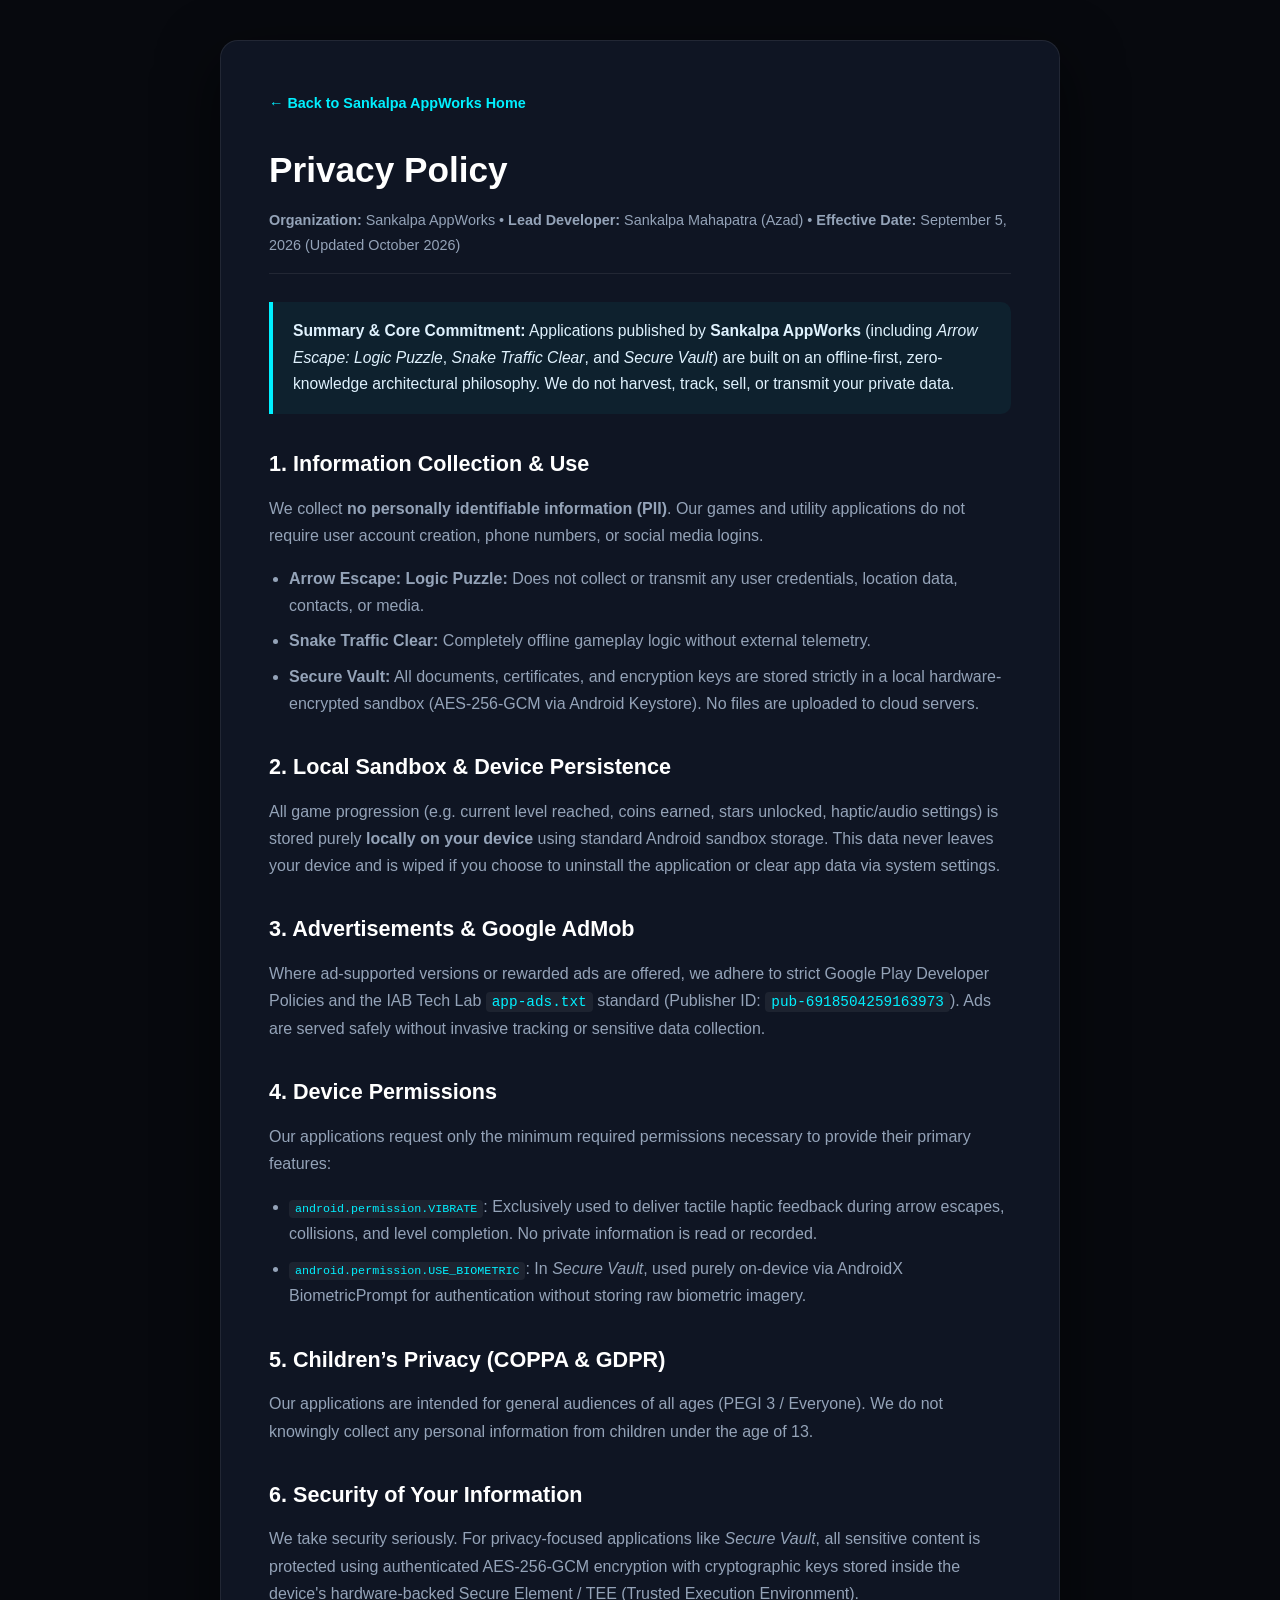
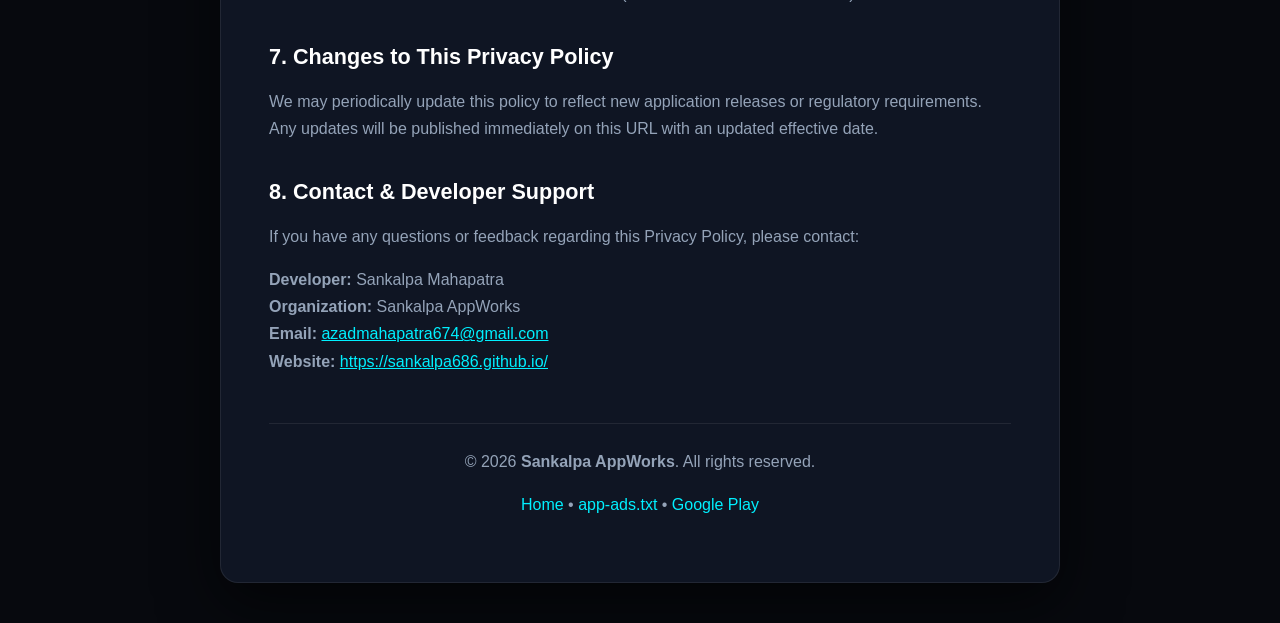
<file: privacy-policy.html>
<!DOCTYPE html>
<html lang="en">
<head>
    <meta charset="UTF-8">
    <meta name="viewport" content="width=device-width, initial-scale=1.0">
    <title>Privacy Policy | Sankalpa AppWorks</title>
    <link rel="icon" type="image/png" href="assets/img/arrow_escape_icon.png">
    <style>
        :root {
            --bg-color: #07090e;
            --card-bg: #0f1523;
            --accent-cyan: #00f0ff;
            --accent-violet: #6366f1;
            --text-main: #e2e8f0;
            --text-muted: #94a3b8;
            --border: rgba(255, 255, 255, 0.08);
        }
        * {
            box-sizing: border-box;
            margin: 0;
            padding: 0;
        }
        body {
            font-family: -apple-system, BlinkMacSystemFont, "Segoe UI", Roboto, Helvetica, Arial, sans-serif;
            background-color: var(--bg-color);
            color: var(--text-main);
            line-height: 1.7;
            padding: 40px 20px;
        }
        .container {
            max-width: 840px;
            margin: 0 auto;
            background: var(--card-bg);
            border: 1px solid var(--border);
            border-radius: 18px;
            padding: 48px;
            box-shadow: 0 20px 60px rgba(0, 0, 0, 0.6);
        }
        .back-nav {
            margin-bottom: 24px;
        }
        .back-nav a {
            color: var(--accent-cyan);
            text-decoration: none;
            font-size: 0.9rem;
            display: inline-flex;
            align-items: center;
            gap: 6px;
            font-weight: 600;
        }
        .back-nav a:hover {
            text-decoration: underline;
        }
        h1 {
            font-size: 2.2rem;
            font-weight: 800;
            color: #ffffff;
            margin-bottom: 8px;
        }
        .meta {
            font-size: 0.9rem;
            color: var(--text-muted);
            margin-bottom: 28px;
            border-bottom: 1px solid var(--border);
            padding-bottom: 16px;
        }
        .highlight-box {
            background: rgba(0, 240, 255, 0.05);
            border-left: 4px solid var(--accent-cyan);
            padding: 16px 20px;
            border-radius: 0 10px 10px 0;
            margin: 24px 0;
        }
        .highlight-box p {
            margin: 0;
            color: #e0f2fe;
            font-weight: 500;
            font-size: 0.98rem;
        }
        h2 {
            font-size: 1.35rem;
            color: #ffffff;
            margin-top: 32px;
            margin-bottom: 12px;
        }
        p {
            color: var(--text-muted);
            margin-bottom: 16px;
            font-size: 1rem;
        }
        ul {
            color: var(--text-muted);
            margin-left: 20px;
            margin-bottom: 20px;
        }
        li {
            margin-bottom: 8px;
        }
        code {
            background: rgba(255, 255, 255, 0.06);
            color: var(--accent-cyan);
            padding: 2px 6px;
            border-radius: 4px;
            font-size: 0.9em;
            font-family: monospace;
        }
        footer {
            margin-top: 48px;
            padding-top: 24px;
            border-top: 1px solid var(--border);
            text-align: center;
            font-size: 0.85rem;
            color: var(--text-muted);
        }
        footer a {
            color: var(--accent-cyan);
            text-decoration: none;
        }
    </style>
</head>
<body>
    <div class="container">
        <div class="back-nav">
            <a href="index.html">← Back to Sankalpa AppWorks Home</a>
        </div>

        <h1>Privacy Policy</h1>
        <div class="meta">
            <strong>Organization:</strong> Sankalpa AppWorks &bull; 
            <strong>Lead Developer:</strong> Sankalpa Mahapatra (Azad) &bull; 
            <strong>Effective Date:</strong> September 5, 2026 (Updated October 2026)
        </div>

        <div class="highlight-box">
            <p>
                <strong>Summary & Core Commitment:</strong> Applications published by <strong>Sankalpa AppWorks</strong> (including <em>Arrow Escape: Logic Puzzle</em>, <em>Snake Traffic Clear</em>, and <em>Secure Vault</em>) are built on an offline-first, zero-knowledge architectural philosophy. We do not harvest, track, sell, or transmit your private data.
            </p>
        </div>

        <h2>1. Information Collection & Use</h2>
        <p>
            We collect <strong>no personally identifiable information (PII)</strong>. Our games and utility applications do not require user account creation, phone numbers, or social media logins.
        </p>
        <ul>
            <li><strong>Arrow Escape: Logic Puzzle:</strong> Does not collect or transmit any user credentials, location data, contacts, or media.</li>
            <li><strong>Snake Traffic Clear:</strong> Completely offline gameplay logic without external telemetry.</li>
            <li><strong>Secure Vault:</strong> All documents, certificates, and encryption keys are stored strictly in a local hardware-encrypted sandbox (AES-256-GCM via Android Keystore). No files are uploaded to cloud servers.</li>
        </ul>

        <h2>2. Local Sandbox & Device Persistence</h2>
        <p>
            All game progression (e.g. current level reached, coins earned, stars unlocked, haptic/audio settings) is stored purely <strong>locally on your device</strong> using standard Android sandbox storage. This data never leaves your device and is wiped if you choose to uninstall the application or clear app data via system settings.
        </p>

        <h2>3. Advertisements & Google AdMob</h2>
        <p>
            Where ad-supported versions or rewarded ads are offered, we adhere to strict Google Play Developer Policies and the IAB Tech Lab <code>app-ads.txt</code> standard (Publisher ID: <code>pub-6918504259163973</code>). Ads are served safely without invasive tracking or sensitive data collection.
        </p>

        <h2>4. Device Permissions</h2>
        <p>
            Our applications request only the minimum required permissions necessary to provide their primary features:
        </p>
        <ul>
            <li><code>android.permission.VIBRATE</code>: Exclusively used to deliver tactile haptic feedback during arrow escapes, collisions, and level completion. No private information is read or recorded.</li>
            <li><code>android.permission.USE_BIOMETRIC</code>: In <em>Secure Vault</em>, used purely on-device via AndroidX BiometricPrompt for authentication without storing raw biometric imagery.</li>
        </ul>

        <h2>5. Children’s Privacy (COPPA & GDPR)</h2>
        <p>
            Our applications are intended for general audiences of all ages (PEGI 3 / Everyone). We do not knowingly collect any personal information from children under the age of 13.
        </p>

        <h2>6. Security of Your Information</h2>
        <p>
            We take security seriously. For privacy-focused applications like <em>Secure Vault</em>, all sensitive content is protected using authenticated AES-256-GCM encryption with cryptographic keys stored inside the device's hardware-backed Secure Element / TEE (Trusted Execution Environment).
        </p>

        <h2>7. Changes to This Privacy Policy</h2>
        <p>
            We may periodically update this policy to reflect new application releases or regulatory requirements. Any updates will be published immediately on this URL with an updated effective date.
        </p>

        <h2>8. Contact & Developer Support</h2>
        <p>
            If you have any questions or feedback regarding this Privacy Policy, please contact:
        </p>
        <p>
            <strong>Developer:</strong> Sankalpa Mahapatra<br>
            <strong>Organization:</strong> Sankalpa AppWorks<br>
            <strong>Email:</strong> <a href="mailto:azadmahapatra674@gmail.com" style="color: var(--accent-cyan);">azadmahapatra674@gmail.com</a><br>
            <strong>Website:</strong> <a href="https://sankalpa686.github.io/" style="color: var(--accent-cyan);">https://sankalpa686.github.io/</a>
        </p>

        <footer>
            <p>&copy; 2026 <strong>Sankalpa AppWorks</strong>. All rights reserved.</p>
            <p style="margin-top: 8px;">
                <a href="index.html">Home</a> &bull; 
                <a href="app-ads.txt">app-ads.txt</a> &bull; 
                <a href="https://play.google.com/store/apps/details?id=com.azad.arrowescape" target="_blank">Google Play</a>
            </p>
        </footer>
    </div>
</body>
</html>
</file>
<file: assets/css/main.css>
:root {
    --bg-dark: #07090e;
    --bg-surface: #0e121d;
    --bg-card: rgba(18, 24, 38, 0.75);
    --bg-card-hover: rgba(26, 35, 56, 0.9);
    --border-color: rgba(255, 255, 255, 0.08);
    --border-glow: rgba(0, 240, 255, 0.3);
    
    --accent-cyan: #00f0ff;
    --cyan-glow: rgba(0, 240, 255, 0.4);
    --accent-violet: #6366f1;
    --violet-glow: rgba(99, 102, 241, 0.35);
    --accent-pink: #ff0077;
    --pink-glow: rgba(255, 0, 119, 0.35);
    --accent-emerald: #10b981;
    --emerald-glow: rgba(16, 185, 129, 0.35);
    --accent-amber: #f59e0b;

    --text-primary: #f8fafc;
    --text-secondary: #94a3b8;
    --text-muted: #64748b;
    
    --radius-sm: 8px;
    --radius-md: 14px;
    --radius-lg: 20px;
    --radius-full: 9999px;
    
    --transition: all 0.25s cubic-bezier(0.16, 1, 0.3, 1);
}

* {
    box-sizing: border-box;
    margin: 0;
    padding: 0;
}

html {
    scroll-behavior: smooth;
}

body {
    background-color: var(--bg-dark);
    color: var(--text-primary);
    font-family: -apple-system, BlinkMacSystemFont, "Segoe UI", Roboto, "Helvetica Neue", Arial, sans-serif;
    line-height: 1.6;
    overflow-x: hidden;
    position: relative;
    min-height: 100vh;
}

/* Background Atmosphere */
.bg-ambient {
    position: fixed;
    top: 0;
    left: 0;
    width: 100vw;
    height: 100vh;
    pointer-events: none;
    z-index: -1;
    overflow: hidden;
}

.ambient-orb {
    position: absolute;
    border-radius: 50%;
    filter: blur(120px);
    opacity: 0.18;
    animation: float 20s infinite alternate ease-in-out;
}

.orb-1 {
    width: 600px;
    height: 600px;
    background: radial-gradient(circle, var(--accent-cyan), transparent);
    top: -150px;
    right: -100px;
}

.orb-2 {
    width: 700px;
    height: 700px;
    background: radial-gradient(circle, var(--accent-violet), transparent);
    bottom: 5%;
    left: -150px;
    animation-delay: -7s;
}

.orb-3 {
    width: 500px;
    height: 500px;
    background: radial-gradient(circle, var(--accent-pink), transparent);
    top: 45%;
    right: 10%;
    animation-delay: -12s;
}

.grid-overlay {
    position: absolute;
    inset: 0;
    background-image: 
        linear-gradient(to right, rgba(255, 255, 255, 0.02) 1px, transparent 1px),
        linear-gradient(to bottom, rgba(255, 255, 255, 0.02) 1px, transparent 1px);
    background-size: 40px 40px;
    opacity: 0.8;
}

@keyframes float {
    0% { transform: translate(0, 0) scale(1); }
    50% { transform: translate(60px, 40px) scale(1.08); }
    100% { transform: translate(-40px, 80px) scale(0.95); }
}

/* Container */
.container {
    max-width: 1200px;
    margin: 0 auto;
    padding: 0 24px;
}

/* Navigation Bar */
.navbar {
    position: sticky;
    top: 0;
    z-index: 100;
    backdrop-filter: blur(20px);
    -webkit-backdrop-filter: blur(20px);
    background: rgba(7, 9, 14, 0.75);
    border-bottom: 1px solid var(--border-color);
    transition: var(--transition);
}

.navbar-inner {
    display: flex;
    align-items: center;
    justify-content: space-between;
    height: 72px;
}

.brand {
    display: flex;
    align-items: center;
    gap: 12px;
    text-decoration: none;
    color: var(--text-primary);
}

.brand-logo {
    width: 40px;
    height: 40px;
    border-radius: 10px;
    background: linear-gradient(135deg, var(--accent-cyan), var(--accent-violet));
    display: flex;
    align-items: center;
    justify-content: center;
    box-shadow: 0 0 20px var(--cyan-glow);
}

.brand-logo svg {
    width: 22px;
    height: 22px;
    fill: #07090e;
}

.brand-text h1 {
    font-size: 1.15rem;
    font-weight: 800;
    letter-spacing: -0.5px;
    background: linear-gradient(135deg, #fff, #cbd5e1);
    -webkit-background-clip: text;
    -webkit-text-fill-color: transparent;
}

.brand-text span {
    font-size: 0.75rem;
    color: var(--accent-cyan);
    text-transform: uppercase;
    letter-spacing: 1.5px;
    font-weight: 600;
    display: block;
}

.nav-links {
    display: flex;
    align-items: center;
    gap: 28px;
    list-style: none;
}

.nav-links a {
    color: var(--text-secondary);
    text-decoration: none;
    font-size: 0.95rem;
    font-weight: 500;
    transition: var(--transition);
    position: relative;
}

.nav-links a:hover {
    color: var(--accent-cyan);
}

.nav-links a::after {
    content: '';
    position: absolute;
    bottom: -4px;
    left: 0;
    width: 0;
    height: 2px;
    background: var(--accent-cyan);
    transition: var(--transition);
}

.nav-links a:hover::after {
    width: 100%;
}

.nav-actions {
    display: flex;
    align-items: center;
    gap: 12px;
}

.mobile-menu-toggle {
    display: none;
    background: transparent;
    border: none;
    color: var(--text-primary);
    cursor: pointer;
    padding: 8px;
}

/* Buttons */
.btn {
    display: inline-flex;
    align-items: center;
    justify-content: center;
    gap: 8px;
    padding: 12px 24px;
    border-radius: var(--radius-md);
    font-size: 0.95rem;
    font-weight: 600;
    text-decoration: none;
    cursor: pointer;
    transition: var(--transition);
    border: 1px solid transparent;
}

.btn-sm {
    padding: 8px 16px;
    font-size: 0.85rem;
    border-radius: var(--radius-sm);
}

.btn-primary {
    background: linear-gradient(135deg, var(--accent-cyan), #0099ff);
    color: #07090e;
    box-shadow: 0 4px 20px var(--cyan-glow);
}

.btn-primary:hover {
    transform: translateY(-2px);
    box-shadow: 0 6px 28px rgba(0, 240, 255, 0.6);
}

.btn-glow-pink {
    background: linear-gradient(135deg, var(--accent-pink), #e11d48);
    color: #ffffff;
    box-shadow: 0 4px 20px var(--pink-glow);
}

.btn-glow-pink:hover {
    transform: translateY(-2px);
    box-shadow: 0 6px 28px rgba(255, 0, 119, 0.6);
}

.btn-outline {
    background: rgba(255, 255, 255, 0.03);
    border-color: var(--border-color);
    color: var(--text-primary);
    backdrop-filter: blur(10px);
}

.btn-outline:hover {
    border-color: var(--accent-cyan);
    color: var(--accent-cyan);
    transform: translateY(-2px);
    background: rgba(0, 240, 255, 0.05);
}

.btn-playstore {
    background: #1e293b;
    border: 1px solid #334155;
    color: #ffffff;
}

.btn-playstore:hover {
    background: #334155;
    border-color: #475569;
    transform: translateY(-2px);
}

/* Badge */
.badge {
    display: inline-flex;
    align-items: center;
    gap: 6px;
    padding: 6px 14px;
    border-radius: var(--radius-full);
    font-size: 0.8rem;
    font-weight: 600;
    letter-spacing: 0.5px;
    text-transform: uppercase;
}

.badge-cyan {
    background: rgba(0, 240, 255, 0.1);
    border: 1px solid rgba(0, 240, 255, 0.3);
    color: var(--accent-cyan);
}

.badge-pink {
    background: rgba(255, 0, 119, 0.1);
    border: 1px solid rgba(255, 0, 119, 0.3);
    color: var(--accent-pink);
}

.badge-emerald {
    background: rgba(16, 185, 129, 0.1);
    border: 1px solid rgba(16, 185, 129, 0.3);
    color: var(--accent-emerald);
}

.badge-violet {
    background: rgba(99, 102, 241, 0.1);
    border: 1px solid rgba(99, 102, 241, 0.3);
    color: var(--accent-violet);
}

.badge-pulse {
    position: relative;
}

.badge-pulse::before {
    content: '';
    width: 6px;
    height: 6px;
    border-radius: 50%;
    background-color: currentColor;
    animation: pulseDot 2s infinite;
}

@keyframes pulseDot {
    0%, 100% { opacity: 1; transform: scale(1); }
    50% { opacity: 0.4; transform: scale(0.8); }
}

/* Hero Section */
.hero {
    padding: 80px 0 60px;
    position: relative;
    overflow: hidden;
}

.hero-grid {
    display: grid;
    grid-template-columns: 1.15fr 0.85fr;
    gap: 48px;
    align-items: center;
}

.hero-content h1 {
    font-size: 3.4rem;
    font-weight: 800;
    line-height: 1.12;
    letter-spacing: -1.5px;
    margin: 20px 0;
}

.gradient-text {
    background: linear-gradient(135deg, #00f0ff 0%, #ffffff 50%, #ff0077 100%);
    -webkit-background-clip: text;
    -webkit-text-fill-color: transparent;
}

.hero-subtitle {
    font-size: 1.18rem;
    color: var(--text-secondary);
    line-height: 1.7;
    margin-bottom: 32px;
}

.hero-cta-group {
    display: flex;
    flex-wrap: wrap;
    gap: 16px;
    margin-bottom: 40px;
}

.hero-stats {
    display: grid;
    grid-template-columns: repeat(4, 1fr);
    gap: 16px;
    padding-top: 32px;
    border-top: 1px solid var(--border-color);
}

.stat-item h3 {
    font-size: 1.8rem;
    font-weight: 800;
    color: var(--accent-cyan);
    font-feature-settings: "tnum";
}

.stat-item p {
    font-size: 0.82rem;
    color: var(--text-muted);
    text-transform: uppercase;
    letter-spacing: 0.5px;
    font-weight: 500;
}

/* Hero Graphic Showcase */
.hero-visual {
    position: relative;
    display: flex;
    justify-content: center;
}

.phone-mockup-wrapper {
    position: relative;
    width: 320px;
    max-width: 100%;
}

.phone-frame {
    background: #0f172a;
    border-radius: 44px;
    padding: 12px;
    border: 3px solid #334155;
    box-shadow: 
        0 25px 60px -15px rgba(0, 0, 0, 0.8),
        0 0 40px -10px var(--cyan-glow);
    position: relative;
    overflow: hidden;
}

.phone-screen {
    border-radius: 34px;
    overflow: hidden;
    position: relative;
    background: #07090e;
    aspect-ratio: 9 / 19.5;
}

.phone-screen img {
    width: 100%;
    height: 100%;
    object-fit: cover;
    display: block;
}

.phone-notch {
    position: absolute;
    top: 18px;
    left: 50%;
    transform: translateX(-50%);
    width: 80px;
    height: 18px;
    background: #000;
    border-radius: 12px;
    z-index: 10;
}

.floating-pill {
    position: absolute;
    background: rgba(15, 23, 42, 0.85);
    backdrop-filter: blur(12px);
    border: 1px solid var(--border-color);
    border-radius: var(--radius-full);
    padding: 10px 18px;
    display: flex;
    align-items: center;
    gap: 10px;
    box-shadow: 0 10px 30px rgba(0,0,0,0.4);
    z-index: 5;
    animation: floatCard 6s ease-in-out infinite alternate;
}

.pill-left {
    top: 15%;
    left: -20px;
}

.pill-right {
    bottom: 20%;
    right: -20px;
    animation-delay: -3s;
}

@keyframes floatCard {
    0% { transform: translateY(0); }
    100% { transform: translateY(-12px); }
}

/* Sections */
.section {
    padding: 90px 0;
    position: relative;
}

.section-header {
    text-align: center;
    max-width: 700px;
    margin: 0 auto 56px;
}

.section-header .badge {
    margin-bottom: 16px;
}

.section-title {
    font-size: 2.4rem;
    font-weight: 800;
    letter-spacing: -0.5px;
    margin-bottom: 16px;
}

.section-description {
    font-size: 1.1rem;
    color: var(--text-secondary);
}

/* Featured App Cards */
.apps-grid {
    display: grid;
    grid-template-columns: 1fr;
    gap: 40px;
}

.app-card {
    background: var(--bg-card);
    border: 1px solid var(--border-color);
    border-radius: var(--radius-lg);
    overflow: hidden;
    backdrop-filter: blur(16px);
    -webkit-backdrop-filter: blur(16px);
    transition: var(--transition);
    position: relative;
}

.app-card:hover {
    border-color: var(--border-glow);
    box-shadow: 0 16px 40px rgba(0, 0, 0, 0.4), 0 0 30px rgba(0, 240, 255, 0.1);
}

.app-card-featured {
    border: 1px solid rgba(0, 240, 255, 0.3);
}

.app-card-grid {
    display: grid;
    grid-template-columns: 1.1fr 0.9fr;
    gap: 32px;
}

.app-card-media {
    position: relative;
    background: #060912;
    overflow: hidden;
    display: flex;
    align-items: center;
    justify-content: center;
    min-height: 380px;
}

.app-card-media img.banner-img {
    width: 100%;
    height: 100%;
    object-fit: cover;
    transition: transform 0.6s ease;
}

.app-card:hover .app-card-media img.banner-img {
    transform: scale(1.03);
}

.media-overlay-badge {
    position: absolute;
    top: 20px;
    left: 20px;
    background: rgba(11, 15, 25, 0.85);
    backdrop-filter: blur(8px);
    border: 1px solid var(--border-color);
    padding: 6px 14px;
    border-radius: var(--radius-full);
    font-size: 0.75rem;
    font-weight: 700;
    color: var(--accent-cyan);
    letter-spacing: 1px;
}

.app-card-content {
    padding: 36px 36px 36px 0;
    display: flex;
    flex-direction: column;
    justify-content: center;
}

.app-header {
    display: flex;
    align-items: center;
    gap: 16px;
    margin-bottom: 20px;
}

.app-icon {
    width: 64px;
    height: 64px;
    border-radius: 16px;
    box-shadow: 0 8px 24px rgba(0,0,0,0.5);
    border: 1px solid var(--border-color);
}

.app-title-group h3 {
    font-size: 1.6rem;
    font-weight: 800;
    color: #ffffff;
}

.app-category {
    font-size: 0.85rem;
    color: var(--accent-cyan);
    font-weight: 600;
}

.app-description {
    color: var(--text-secondary);
    font-size: 1rem;
    line-height: 1.65;
    margin-bottom: 24px;
}

.app-highlights {
    list-style: none;
    margin-bottom: 24px;
    display: flex;
    flex-direction: column;
    gap: 10px;
}

.app-highlights li {
    display: flex;
    align-items: flex-start;
    gap: 10px;
    font-size: 0.92rem;
    color: var(--text-primary);
}

.app-highlights li svg {
    flex-shrink: 0;
    width: 18px;
    height: 18px;
    margin-top: 3px;
    fill: var(--accent-cyan);
}

.tech-tags {
    display: flex;
    flex-wrap: wrap;
    gap: 8px;
    margin-bottom: 28px;
}

.tech-tag {
    background: rgba(255, 255, 255, 0.04);
    border: 1px solid rgba(255, 255, 255, 0.08);
    color: var(--text-secondary);
    padding: 4px 10px;
    border-radius: var(--radius-sm);
    font-size: 0.78rem;
    font-weight: 500;
}

.app-actions {
    display: flex;
    flex-wrap: wrap;
    gap: 12px;
}

/* Secondary Apps Grid */
.secondary-apps-grid {
    display: grid;
    grid-template-columns: repeat(auto-fit, minmax(360px, 1fr));
    gap: 28px;
    margin-top: 36px;
}

.app-mini-card {
    background: var(--bg-card);
    border: 1px solid var(--border-color);
    border-radius: var(--radius-lg);
    padding: 32px;
    backdrop-filter: blur(16px);
    transition: var(--transition);
    display: flex;
    flex-direction: column;
    justify-content: space-between;
}

.app-mini-card:hover {
    border-color: var(--border-glow);
    transform: translateY(-4px);
    box-shadow: 0 16px 36px rgba(0, 0, 0, 0.4);
}

/* Interactive Arrow Escape Simulator Section */
.simulator-section {
    background: linear-gradient(180deg, transparent, rgba(14, 18, 29, 0.8), transparent);
}

.simulator-container {
    background: #090d16;
    border: 1px solid var(--border-color);
    border-radius: var(--radius-lg);
    padding: 36px;
    box-shadow: 0 20px 60px rgba(0,0,0,0.6);
    position: relative;
}

.simulator-topbar {
    display: flex;
    justify-content: space-between;
    align-items: center;
    flex-wrap: wrap;
    gap: 16px;
    padding-bottom: 20px;
    margin-bottom: 24px;
    border-bottom: 1px solid var(--border-color);
}

.simulator-stats {
    display: flex;
    align-items: center;
    gap: 24px;
}

.sim-stat-box {
    display: flex;
    align-items: center;
    gap: 8px;
    background: rgba(255, 255, 255, 0.03);
    border: 1px solid rgba(255, 255, 255, 0.06);
    padding: 6px 14px;
    border-radius: var(--radius-md);
}

.sim-stat-label {
    font-size: 0.8rem;
    color: var(--text-muted);
    text-transform: uppercase;
}

.sim-stat-val {
    font-weight: 700;
    color: var(--accent-cyan);
    font-size: 1.05rem;
}

.simulator-controls {
    display: flex;
    align-items: center;
    gap: 10px;
}

.simulator-body {
    display: grid;
    grid-template-columns: 1fr 300px;
    gap: 32px;
    align-items: center;
}

.canvas-wrapper {
    position: relative;
    width: 100%;
    display: flex;
    justify-content: center;
    align-items: center;
    background: radial-gradient(circle at center, #111827 0%, #070a12 100%);
    border: 1px solid rgba(255, 255, 255, 0.06);
    border-radius: var(--radius-md);
    padding: 24px;
    min-height: 440px;
}

#arrowCanvas {
    background: transparent;
    cursor: pointer;
    touch-action: none;
    max-width: 100%;
}

.simulator-guide {
    display: flex;
    flex-direction: column;
    gap: 20px;
}

.guide-box {
    background: rgba(255, 255, 255, 0.02);
    border: 1px solid rgba(255, 255, 255, 0.05);
    border-radius: var(--radius-md);
    padding: 20px;
}

.guide-box h4 {
    font-size: 1rem;
    color: var(--accent-cyan);
    margin-bottom: 8px;
    display: flex;
    align-items: center;
    gap: 8px;
}

.guide-box p {
    font-size: 0.88rem;
    color: var(--text-secondary);
    line-height: 1.5;
}

/* Screenshot Lightbox Gallery */
.gallery-grid {
    display: grid;
    grid-template-columns: repeat(4, 1fr);
    gap: 16px;
    margin-top: 32px;
}

.gallery-item {
    border-radius: var(--radius-md);
    overflow: hidden;
    position: relative;
    cursor: pointer;
    border: 1px solid var(--border-color);
    background: #090d16;
    aspect-ratio: 9 / 16;
    transition: var(--transition);
}

.gallery-item img {
    width: 100%;
    height: 100%;
    object-fit: cover;
    transition: transform 0.4s ease;
}

.gallery-item:hover {
    border-color: var(--accent-cyan);
    transform: translateY(-4px);
    box-shadow: 0 12px 30px rgba(0,0,0,0.5), 0 0 20px var(--cyan-glow);
}

.gallery-item:hover img {
    transform: scale(1.05);
}

/* Lightbox Modal */
.modal-overlay {
    position: fixed;
    inset: 0;
    background: rgba(3, 5, 8, 0.85);
    backdrop-filter: blur(12px);
    z-index: 1000;
    display: none;
    align-items: center;
    justify-content: center;
    padding: 24px;
    opacity: 0;
    transition: opacity 0.3s ease;
}

.modal-overlay.active {
    display: flex;
    opacity: 1;
}

.modal-content {
    max-width: 90vw;
    max-height: 90vh;
    position: relative;
}

.modal-content img {
    max-width: 100%;
    max-height: 85vh;
    border-radius: var(--radius-md);
    box-shadow: 0 20px 60px rgba(0,0,0,0.8);
    border: 1px solid var(--border-color);
}

.modal-close {
    position: absolute;
    top: -48px;
    right: 0;
    background: transparent;
    border: none;
    color: #ffffff;
    font-size: 2rem;
    cursor: pointer;
    line-height: 1;
}

/* Engineering Pillars Grid */
.pillars-grid {
    display: grid;
    grid-template-columns: repeat(auto-fit, minmax(260px, 1fr));
    gap: 24px;
}

.pillar-card {
    background: var(--bg-card);
    border: 1px solid var(--border-color);
    border-radius: var(--radius-lg);
    padding: 32px 28px;
    backdrop-filter: blur(12px);
    transition: var(--transition);
}

.pillar-card:hover {
    border-color: var(--border-glow);
    transform: translateY(-4px);
    box-shadow: 0 14px 32px rgba(0,0,0,0.4);
}

.pillar-icon {
    width: 48px;
    height: 48px;
    border-radius: var(--radius-md);
    background: rgba(0, 240, 255, 0.1);
    border: 1px solid rgba(0, 240, 255, 0.2);
    display: flex;
    align-items: center;
    justify-content: center;
    margin-bottom: 20px;
    color: var(--accent-cyan);
}

.pillar-card h3 {
    font-size: 1.25rem;
    font-weight: 700;
    margin-bottom: 12px;
}

.pillar-card p {
    font-size: 0.95rem;
    color: var(--text-secondary);
    line-height: 1.6;
}

/* About Section */
.about-card {
    background: var(--bg-card);
    border: 1px solid var(--border-color);
    border-radius: var(--radius-lg);
    padding: 48px;
    display: grid;
    grid-template-columns: 1.2fr 0.8fr;
    gap: 48px;
    align-items: center;
}

.about-text h3 {
    font-size: 2rem;
    font-weight: 800;
    margin-bottom: 16px;
}

.about-text p {
    color: var(--text-secondary);
    font-size: 1.05rem;
    margin-bottom: 20px;
    line-height: 1.7;
}

.bio-meta {
    display: grid;
    grid-template-columns: repeat(2, 1fr);
    gap: 16px;
    margin-top: 28px;
}

.meta-item {
    background: rgba(255, 255, 255, 0.02);
    border: 1px solid rgba(255, 255, 255, 0.05);
    padding: 12px 16px;
    border-radius: var(--radius-sm);
}

.meta-item span {
    display: block;
    font-size: 0.75rem;
    color: var(--text-muted);
    text-transform: uppercase;
    letter-spacing: 0.5px;
}

.meta-item strong {
    font-size: 0.95rem;
    color: var(--text-primary);
}

.about-side {
    background: #080c14;
    border: 1px solid var(--border-color);
    border-radius: var(--radius-md);
    padding: 32px;
    text-align: center;
}

.avatar-emblem {
    width: 100px;
    height: 100px;
    border-radius: 50%;
    margin: 0 auto 20px;
    background: linear-gradient(135deg, var(--accent-cyan), var(--accent-pink));
    padding: 3px;
    box-shadow: 0 0 30px var(--cyan-glow);
}

.avatar-inner {
    width: 100%;
    height: 100%;
    border-radius: 50%;
    background: #0b0f19;
    display: flex;
    align-items: center;
    justify-content: center;
    font-size: 2.2rem;
    font-weight: 800;
    color: var(--accent-cyan);
}

/* Contact & Verification */
.contact-grid {
    display: grid;
    grid-template-columns: 1fr 1fr;
    gap: 36px;
}

.contact-card, .verification-card {
    background: var(--bg-card);
    border: 1px solid var(--border-color);
    border-radius: var(--radius-lg);
    padding: 40px;
    backdrop-filter: blur(12px);
}

.contact-form {
    display: flex;
    flex-direction: column;
    gap: 16px;
    margin-top: 24px;
}

.form-group {
    display: flex;
    flex-direction: column;
    gap: 6px;
}

.form-group label {
    font-size: 0.85rem;
    font-weight: 600;
    color: var(--text-secondary);
}

.form-input, .form-textarea {
    background: rgba(255, 255, 255, 0.03);
    border: 1px solid var(--border-color);
    border-radius: var(--radius-sm);
    padding: 12px 16px;
    color: #ffffff;
    font-size: 0.95rem;
    transition: var(--transition);
}

.form-input:focus, .form-textarea:focus {
    outline: none;
    border-color: var(--accent-cyan);
    box-shadow: 0 0 15px rgba(0, 240, 255, 0.2);
}

.form-textarea {
    resize: vertical;
    min-height: 110px;
}

.verification-list {
    display: flex;
    flex-direction: column;
    gap: 16px;
    margin-top: 24px;
}

.verification-item {
    background: rgba(255, 255, 255, 0.02);
    border: 1px solid rgba(255, 255, 255, 0.05);
    padding: 16px;
    border-radius: var(--radius-md);
    display: flex;
    justify-content: space-between;
    align-items: center;
}

.verification-item-info span {
    font-size: 0.78rem;
    color: var(--text-muted);
    text-transform: uppercase;
}

.verification-item-info code {
    display: block;
    font-size: 0.9rem;
    color: var(--accent-cyan);
    font-family: monospace;
    margin-top: 4px;
}

/* Footer */
footer {
    border-top: 1px solid var(--border-color);
    background: #05070b;
    padding: 50px 0 30px;
    margin-top: 80px;
}

.footer-top {
    display: flex;
    justify-content: space-between;
    align-items: flex-start;
    flex-wrap: wrap;
    gap: 32px;
    padding-bottom: 40px;
    border-bottom: 1px solid rgba(255, 255, 255, 0.05);
}

.footer-brand p {
    color: var(--text-muted);
    font-size: 0.9rem;
    max-width: 380px;
    margin-top: 12px;
}

.footer-links {
    display: flex;
    gap: 48px;
    flex-wrap: wrap;
}

.footer-col h4 {
    font-size: 0.9rem;
    text-transform: uppercase;
    letter-spacing: 1px;
    color: #ffffff;
    margin-bottom: 14px;
}

.footer-col ul {
    list-style: none;
    display: flex;
    flex-direction: column;
    gap: 10px;
}

.footer-col a {
    color: var(--text-secondary);
    text-decoration: none;
    font-size: 0.88rem;
    transition: var(--transition);
}

.footer-col a:hover {
    color: var(--accent-cyan);
}

.footer-bottom {
    display: flex;
    justify-content: space-between;
    align-items: center;
    flex-wrap: wrap;
    gap: 16px;
    padding-top: 30px;
    font-size: 0.85rem;
    color: var(--text-muted);
}

.footer-bottom a {
    color: var(--text-secondary);
    text-decoration: none;
}

.footer-bottom a:hover {
    color: var(--accent-cyan);
}

/* Responsive Styles */
@media (max-width: 992px) {
    .hero-grid {
        grid-template-columns: 1fr;
        text-align: center;
    }
    
    .hero-content h1 {
        font-size: 2.7rem;
    }
    
    .hero-cta-group {
        justify-content: center;
    }
    
    .hero-stats {
        grid-template-columns: repeat(2, 1fr);
    }
    
    .app-card-grid {
        grid-template-columns: 1fr;
    }
    
    .app-card-content {
        padding: 32px;
    }
    
    .simulator-body {
        grid-template-columns: 1fr;
    }
    
    .gallery-grid {
        grid-template-columns: repeat(2, 1fr);
    }
    
    .about-card {
        grid-template-columns: 1fr;
    }
    
    .contact-grid {
        grid-template-columns: 1fr;
    }
}

@media (max-width: 768px) {
    .nav-links {
        display: none;
    }
    
    .nav-links.mobile-active {
        display: flex;
        flex-direction: column;
        position: absolute;
        top: 72px;
        left: 0;
        right: 0;
        background: rgba(7, 9, 14, 0.98);
        padding: 24px;
        border-bottom: 1px solid var(--border-color);
        gap: 18px;
    }
    
    .mobile-menu-toggle {
        display: block;
    }
    
    .hero-content h1 {
        font-size: 2.2rem;
    }
}
</file>
